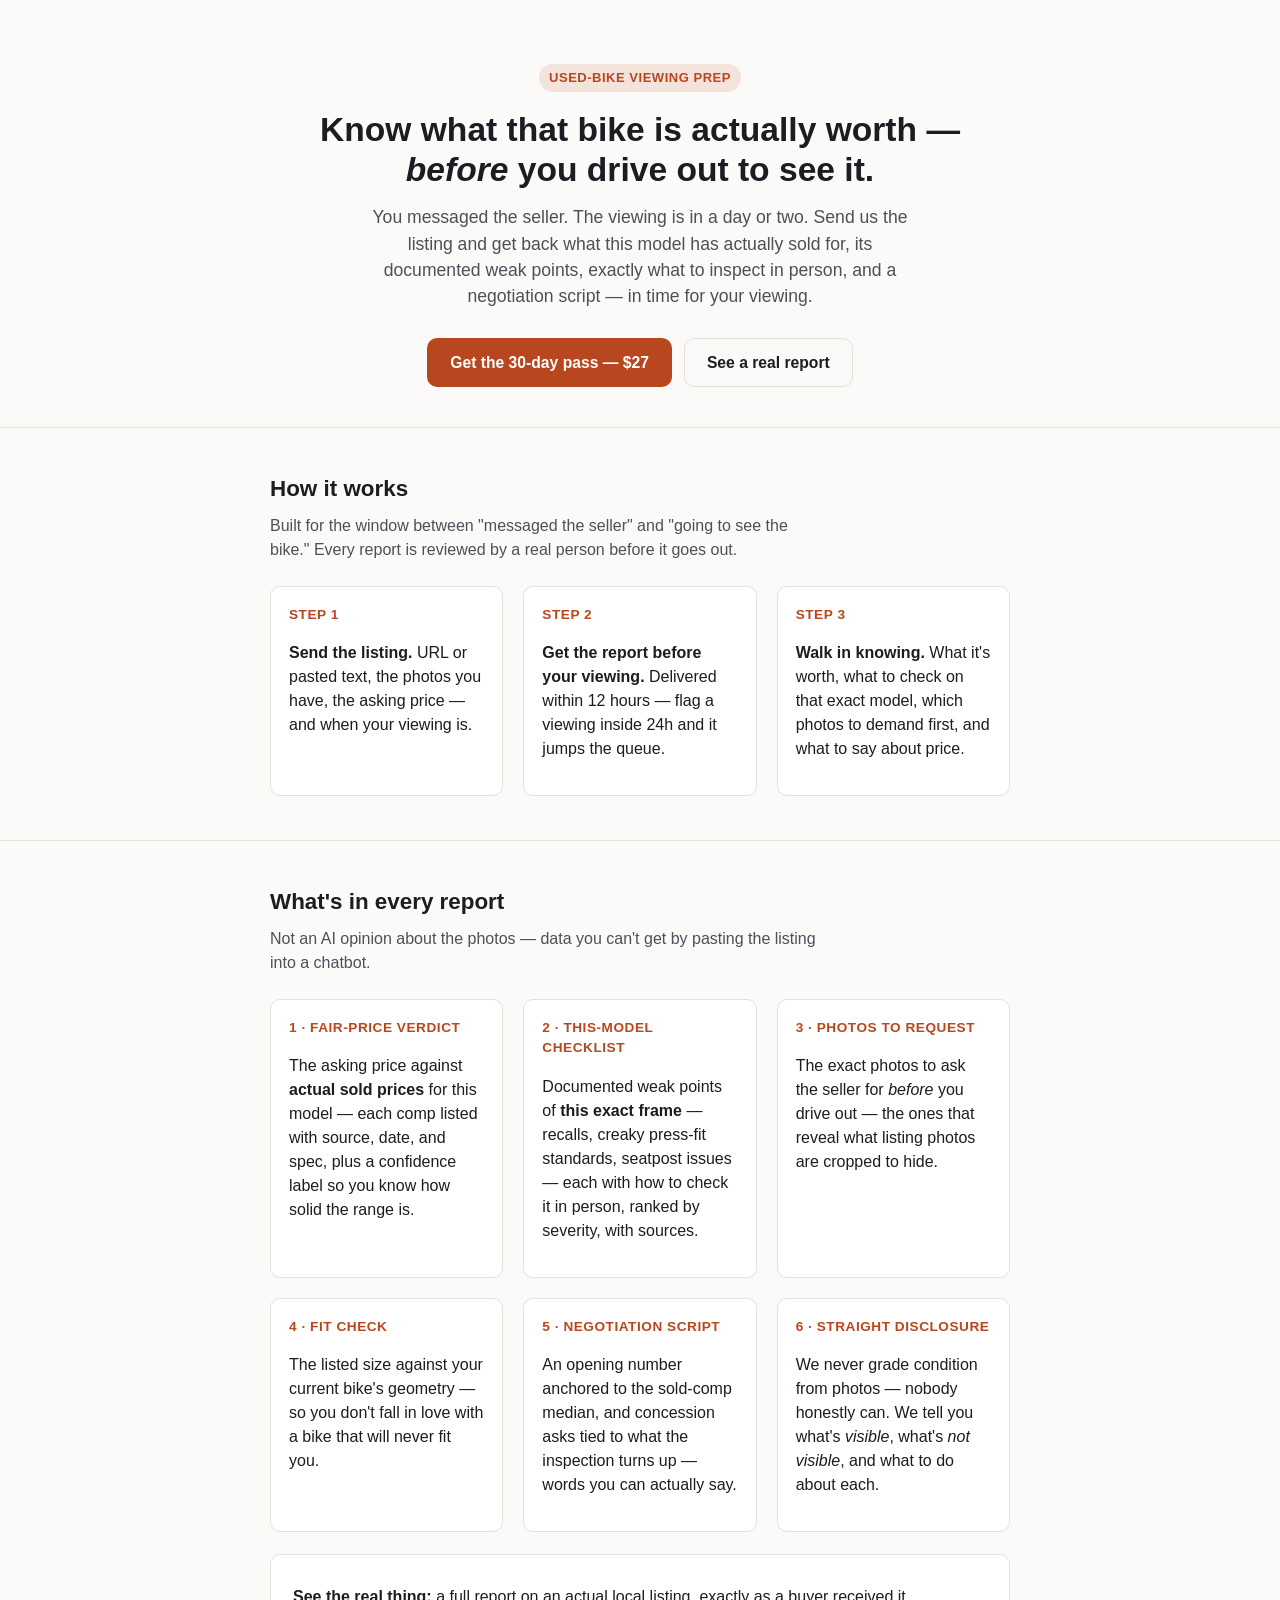
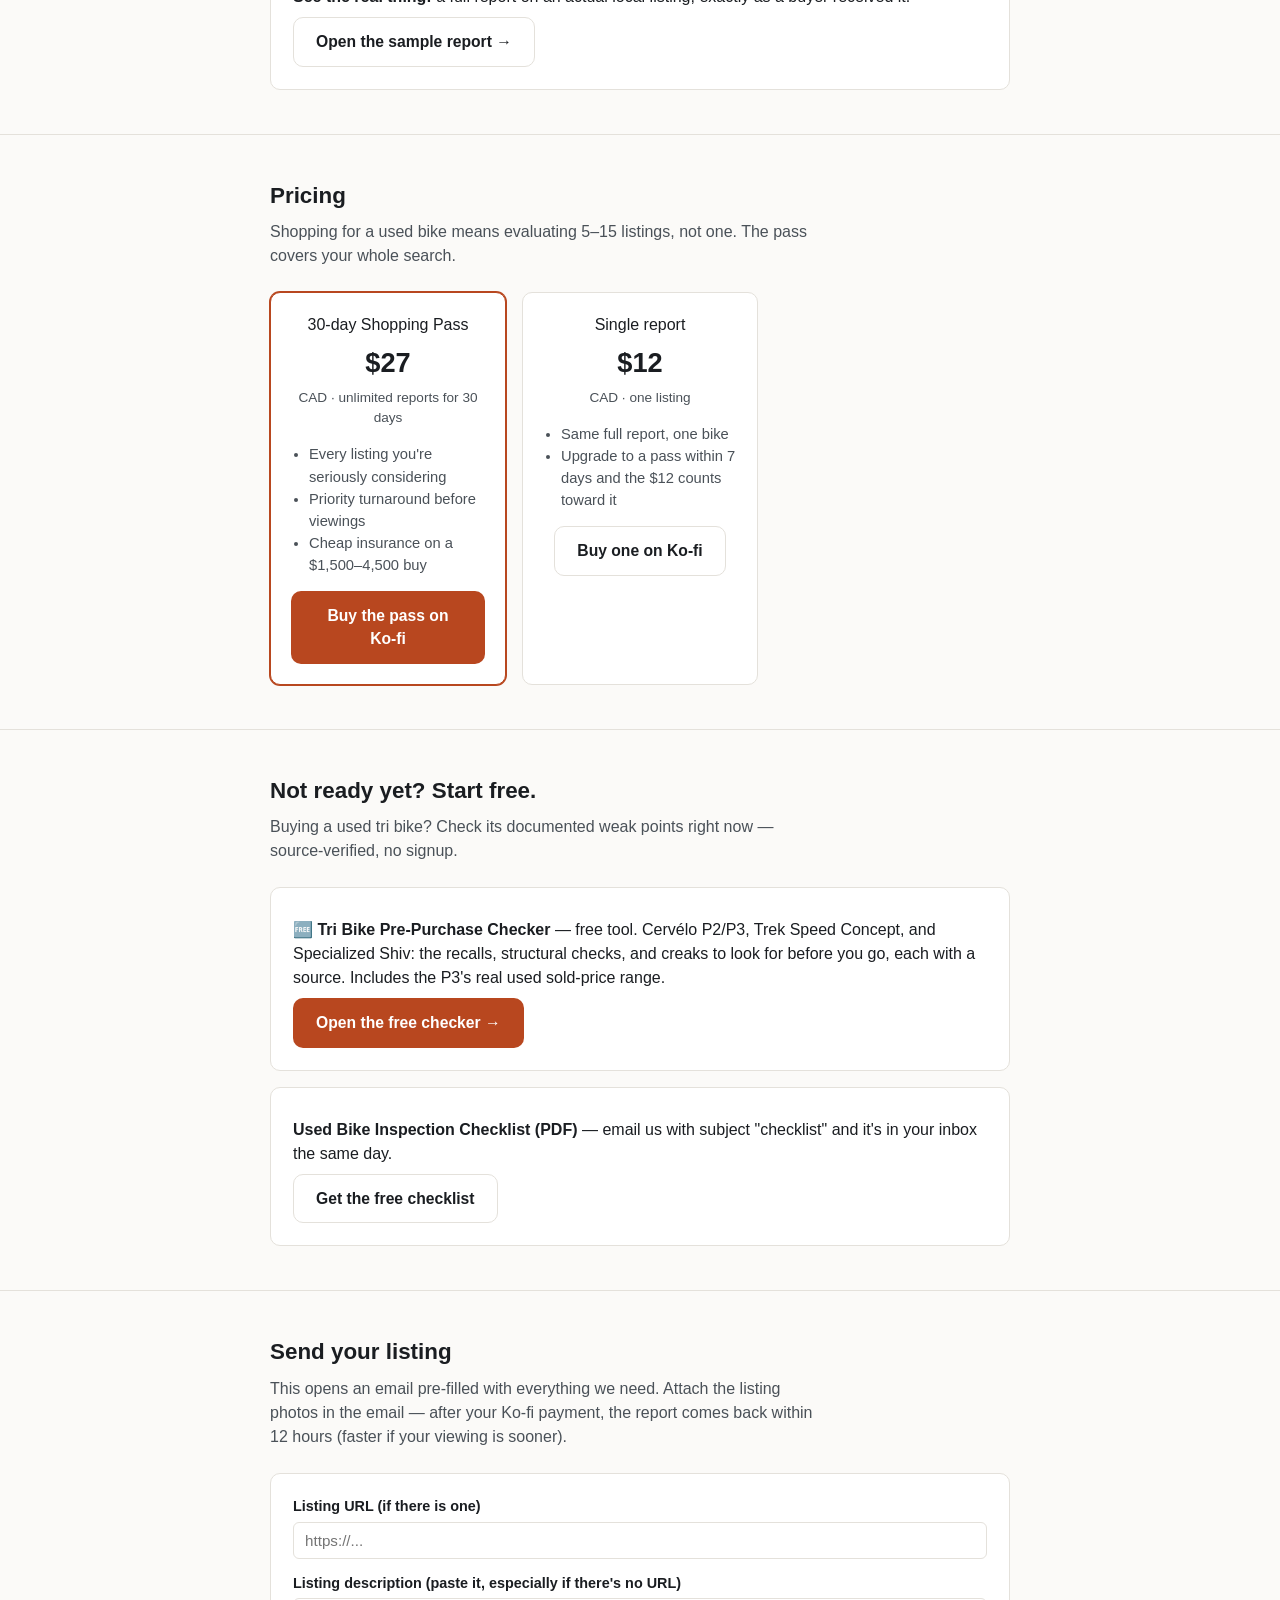
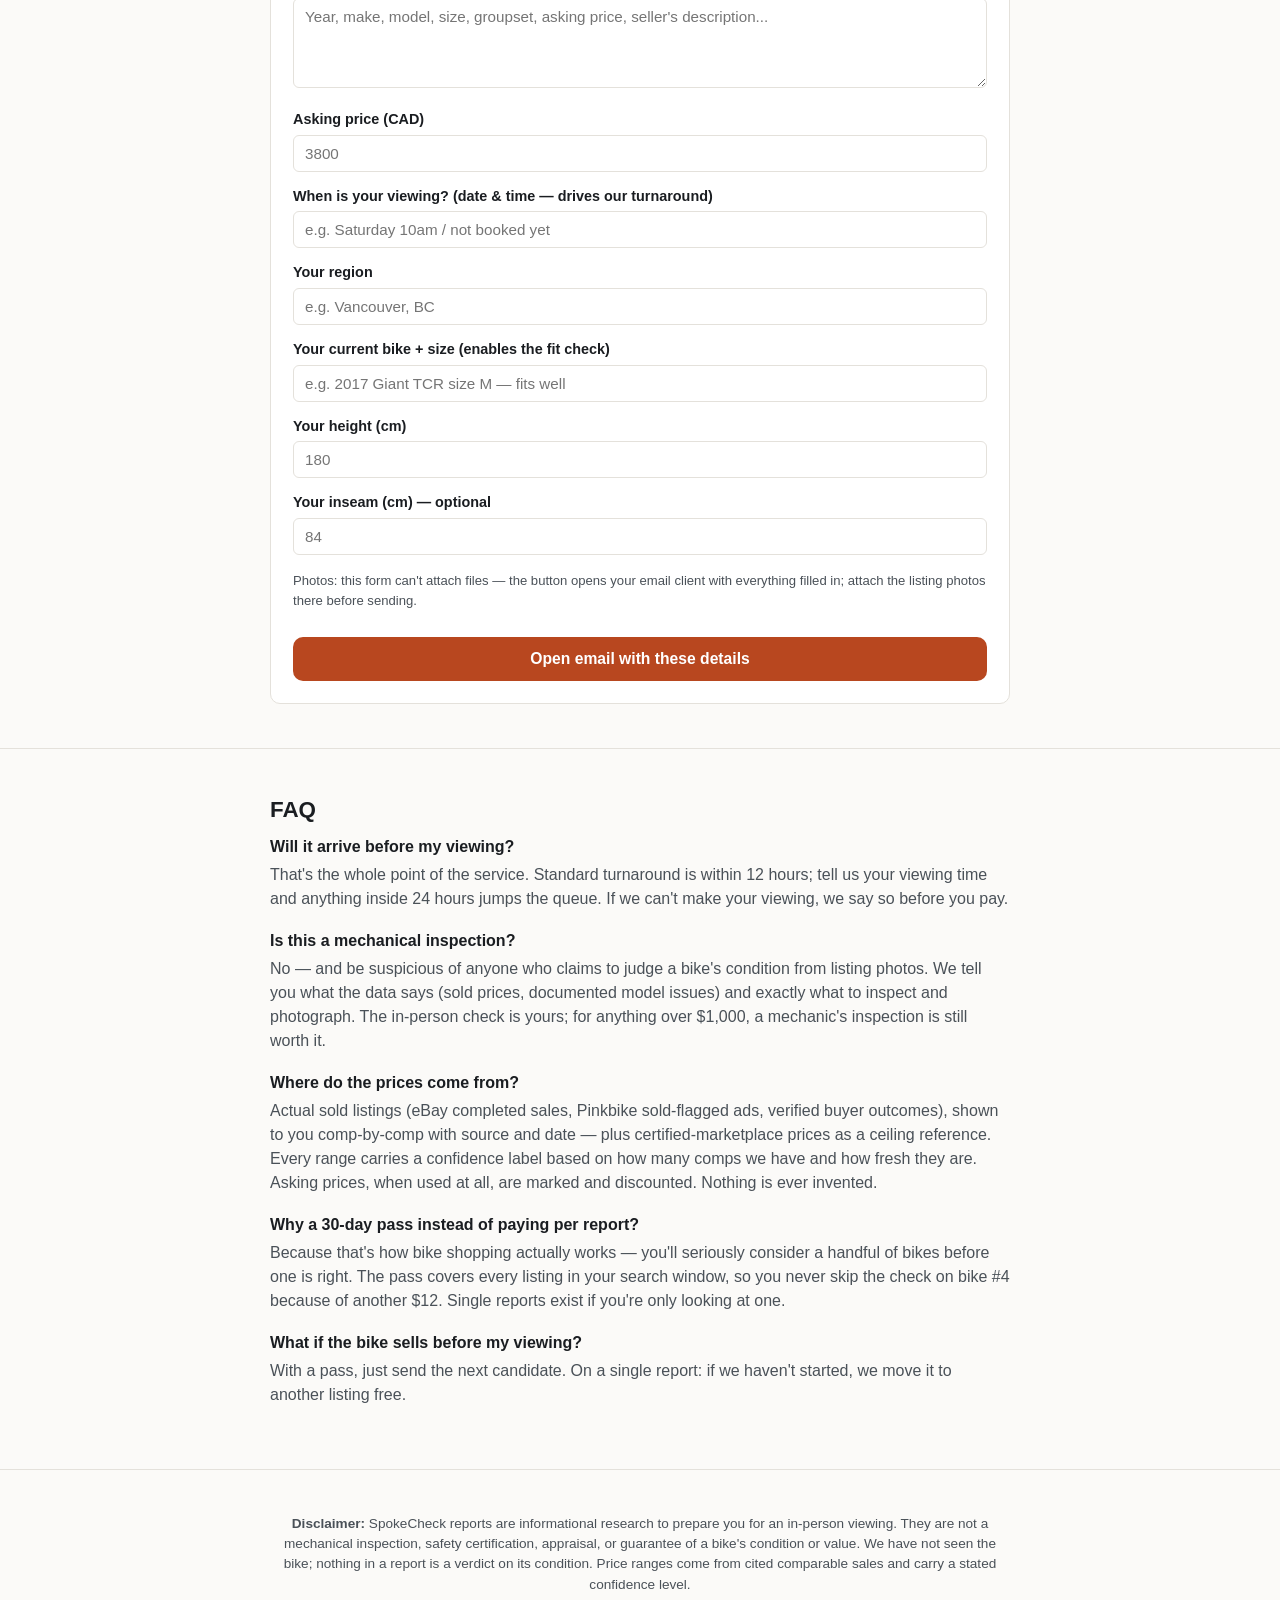
<file: index.html>
<!DOCTYPE html>
<html lang="en">
<head>
<meta charset="UTF-8">
<meta name="viewport" content="width=device-width, initial-scale=1.0">
<title>SpokeCheck — Know what that bike is actually worth, before you drive out to see it</title>
<meta name="description" content="Going to see a used bike in the next few days? Get sold-price comps, that model's known weak points, exactly what to inspect, and a negotiation script — before your viewing.">
<link rel="stylesheet" href="styles.css">
</head>
<body>

<header class="hero">
  <div class="wrap">
    <span class="tag">Used-bike viewing prep</span>
    <h1>Know what that bike is actually worth —<br><em>before</em> you drive out to see it.</h1>
    <p class="sub">You messaged the seller. The viewing is in a day or two. Send us the listing and get back what this model has actually sold for, its documented weak points, exactly what to inspect in person, and a negotiation script — in time for your viewing.</p>
    <div class="cta-row">
      <a class="btn btn-primary" href="#pricing">Get the 30-day pass — $27</a>
      <a class="btn btn-secondary" href="sample-report.html">See a real report</a>
    </div>
  </div>
</header>

<section>
  <div class="wrap">
    <h2>How it works</h2>
    <p class="section-note">Built for the window between "messaged the seller" and "going to see the bike." Every report is reviewed by a real person before it goes out.</p>
    <div class="steps">
      <div class="step">
        <div class="num">STEP 1</div>
        <p><strong>Send the listing.</strong> URL or pasted text, the photos you have, the asking price — and when your viewing is.</p>
      </div>
      <div class="step">
        <div class="num">STEP 2</div>
        <p><strong>Get the report before your viewing.</strong> Delivered within 12 hours — flag a viewing inside 24h and it jumps the queue.</p>
      </div>
      <div class="step">
        <div class="num">STEP 3</div>
        <p><strong>Walk in knowing.</strong> What it's worth, what to check on that exact model, which photos to demand first, and what to say about price.</p>
      </div>
    </div>
  </div>
</section>

<section>
  <div class="wrap">
    <h2>What's in every report</h2>
    <p class="section-note">Not an AI opinion about the photos — data you can't get by pasting the listing into a chatbot.</p>
    <div class="steps">
      <div class="step">
        <div class="num">1 · FAIR-PRICE VERDICT</div>
        <p>The asking price against <strong>actual sold prices</strong> for this model — each comp listed with source, date, and spec, plus a confidence label so you know how solid the range is.</p>
      </div>
      <div class="step">
        <div class="num">2 · THIS-MODEL CHECKLIST</div>
        <p>Documented weak points of <strong>this exact frame</strong> — recalls, creaky press-fit standards, seatpost issues — each with how to check it in person, ranked by severity, with sources.</p>
      </div>
      <div class="step">
        <div class="num">3 · PHOTOS TO REQUEST</div>
        <p>The exact photos to ask the seller for <em>before</em> you drive out — the ones that reveal what listing photos are cropped to hide.</p>
      </div>
      <div class="step">
        <div class="num">4 · FIT CHECK</div>
        <p>The listed size against your current bike's geometry — so you don't fall in love with a bike that will never fit you.</p>
      </div>
      <div class="step">
        <div class="num">5 · NEGOTIATION SCRIPT</div>
        <p>An opening number anchored to the sold-comp median, and concession asks tied to what the inspection turns up — words you can actually say.</p>
      </div>
      <div class="step">
        <div class="num">6 · STRAIGHT DISCLOSURE</div>
        <p>We never grade condition from photos — nobody honestly can. We tell you what's <em>visible</em>, what's <em>not visible</em>, and what to do about each.</p>
      </div>
    </div>
    <div class="sample-card" style="margin-top:22px;">
      <p><strong>See the real thing:</strong> a full report on an actual local listing, exactly as a buyer received it.</p>
      <a class="btn btn-secondary" href="sample-report.html">Open the sample report &rarr;</a>
    </div>
  </div>
</section>

<section id="pricing">
  <div class="wrap">
    <h2>Pricing</h2>
    <p class="section-note">Shopping for a used bike means evaluating 5–15 listings, not one. The pass covers your whole search.</p>
    <div class="pricing-grid">
      <div class="price-card featured">
        <div>30-day Shopping Pass</div>
        <div class="amount">$27</div>
        <div class="unit">CAD · unlimited reports for 30 days</div>
        <ul>
          <li>Every listing you're seriously considering</li>
          <li>Priority turnaround before viewings</li>
          <li>Cheap insurance on a $1,500–4,500 buy</li>
        </ul>
        <a class="btn btn-primary" href="https://ko-fi.com/s/8a9377b970" target="_blank" rel="noopener">Buy the pass on Ko-fi</a>
      </div>
      <div class="price-card">
        <div>Single report</div>
        <div class="amount">$12</div>
        <div class="unit">CAD · one listing</div>
        <ul>
          <li>Same full report, one bike</li>
          <li>Upgrade to a pass within 7 days and the $12 counts toward it</li>
        </ul>
        <a class="btn btn-secondary" href="https://ko-fi.com/s/196aae5932" target="_blank" rel="noopener">Buy one on Ko-fi</a>
      </div>
    </div>
  </div>
</section>

<section id="checklist">
  <div class="wrap">
    <h2>Not ready yet? Start free.</h2>
    <p class="section-note">Buying a used tri bike? Check its documented weak points right now — source-verified, no signup.</p>
    <div class="sample-card" style="margin-bottom:16px;">
      <p><strong>🆓 Tri Bike Pre-Purchase Checker</strong> — free tool. Cervélo P2/P3, Trek Speed Concept, and Specialized Shiv: the recalls, structural checks, and creaks to look for before you go, each with a source. Includes the P3's real used sold-price range.</p>
      <a class="btn btn-primary" href="known-issues-checker.html">Open the free checker &rarr;</a>
    </div>
    <div class="sample-card">
      <p><strong>Used Bike Inspection Checklist (PDF)</strong> — email us with subject "checklist" and it's in your inbox the same day.</p>
      <a class="btn btn-secondary" href="mailto:micsawyer8@gmail.com?subject=checklist&body=Please%20send%20me%20the%20free%20inspection%20checklist.">Get the free checklist</a>
    </div>
  </div>
</section>

<section id="intake">
  <div class="wrap">
    <h2>Send your listing</h2>
    <p class="section-note">This opens an email pre-filled with everything we need. Attach the listing photos in the email — after your Ko-fi payment, the report comes back within 12 hours (faster if your viewing is sooner).</p>
    <form class="intake" id="intake-form">
      <div>
        <label for="listing-url">Listing URL (if there is one)</label>
        <input type="url" id="listing-url" name="listing-url" placeholder="https://...">
      </div>
      <div>
        <label for="listing-text">Listing description (paste it, especially if there's no URL)</label>
        <textarea id="listing-text" name="listing-text" placeholder="Year, make, model, size, groupset, asking price, seller's description..."></textarea>
      </div>
      <div>
        <label for="asking">Asking price (CAD)</label>
        <input type="number" id="asking" name="asking" placeholder="3800">
      </div>
      <div>
        <label for="viewing">When is your viewing? (date &amp; time — drives our turnaround)</label>
        <input type="text" id="viewing" name="viewing" placeholder="e.g. Saturday 10am / not booked yet">
      </div>
      <div>
        <label for="region">Your region</label>
        <input type="text" id="region" name="region" placeholder="e.g. Vancouver, BC">
      </div>
      <div>
        <label for="current-bike">Your current bike + size (enables the fit check)</label>
        <input type="text" id="current-bike" name="current-bike" placeholder="e.g. 2017 Giant TCR size M — fits well">
      </div>
      <div>
        <label for="height">Your height (cm)</label>
        <input type="number" id="height" name="height" placeholder="180">
      </div>
      <div>
        <label for="inseam">Your inseam (cm) — optional</label>
        <input type="number" id="inseam" name="inseam" placeholder="84">
      </div>
      <p class="hint">Photos: this form can't attach files — the button opens your email client with everything filled in; attach the listing photos there before sending.</p>
      <button type="button" class="btn btn-primary" id="send-email-btn">Open email with these details</button>
    </form>
  </div>
</section>

<section>
  <div class="wrap">
    <h2>FAQ</h2>
    <div class="faq-item">
      <h3>Will it arrive before my viewing?</h3>
      <p>That's the whole point of the service. Standard turnaround is within 12 hours; tell us your viewing time and anything inside 24 hours jumps the queue. If we can't make your viewing, we say so before you pay.</p>
    </div>
    <div class="faq-item">
      <h3>Is this a mechanical inspection?</h3>
      <p>No — and be suspicious of anyone who claims to judge a bike's condition from listing photos. We tell you what the data says (sold prices, documented model issues) and exactly what to inspect and photograph. The in-person check is yours; for anything over $1,000, a mechanic's inspection is still worth it.</p>
    </div>
    <div class="faq-item">
      <h3>Where do the prices come from?</h3>
      <p>Actual sold listings (eBay completed sales, Pinkbike sold-flagged ads, verified buyer outcomes), shown to you comp-by-comp with source and date — plus certified-marketplace prices as a ceiling reference. Every range carries a confidence label based on how many comps we have and how fresh they are. Asking prices, when used at all, are marked and discounted. Nothing is ever invented.</p>
    </div>
    <div class="faq-item">
      <h3>Why a 30-day pass instead of paying per report?</h3>
      <p>Because that's how bike shopping actually works — you'll seriously consider a handful of bikes before one is right. The pass covers every listing in your search window, so you never skip the check on bike #4 because of another $12. Single reports exist if you're only looking at one.</p>
    </div>
    <div class="faq-item">
      <h3>What if the bike sells before my viewing?</h3>
      <p>With a pass, just send the next candidate. On a single report: if we haven't started, we move it to another listing free.</p>
    </div>
  </div>
</section>

<footer>
  <div class="wrap">
    <p><strong>Disclaimer:</strong> SpokeCheck reports are informational research to prepare you for an in-person viewing. They are not a mechanical inspection, safety certification, appraisal, or guarantee of a bike's condition or value. We have not seen the bike; nothing in a report is a verdict on its condition. Price ranges come from cited comparable sales and carry a stated confidence level.</p>
  </div>
</footer>

<script>
document.getElementById('send-email-btn').addEventListener('click', function () {
  var v = function (id) { return document.getElementById(id).value.trim(); };
  var bodyLines = [
    'Listing URL: ' + (v('listing-url') || '(none — see description below)'),
    '',
    'Listing description:',
    v('listing-text') || '(paste here)',
    '',
    'Asking price (CAD): ' + (v('asking') || '(fill in)'),
    'Viewing date/time: ' + (v('viewing') || '(not booked yet)'),
    'Region: ' + (v('region') || '(fill in)'),
    'Current bike + size: ' + (v('current-bike') || '(optional — enables fit check)'),
    'Height (cm): ' + (v('height') || '(optional)'),
    'Inseam (cm): ' + (v('inseam') || '(optional)'),
    '',
    'Photos: (attach in this email before sending)',
    'Payment: (attach Ko-fi confirmation — pass or single)'
  ];
  var subject = encodeURIComponent('SpokeCheck report request');
  var body = encodeURIComponent(bodyLines.join('\n'));
  window.location.href = 'mailto:micsawyer8@gmail.com?subject=' + subject + '&body=' + body;
});
</script>

</body>
</html>
</file>
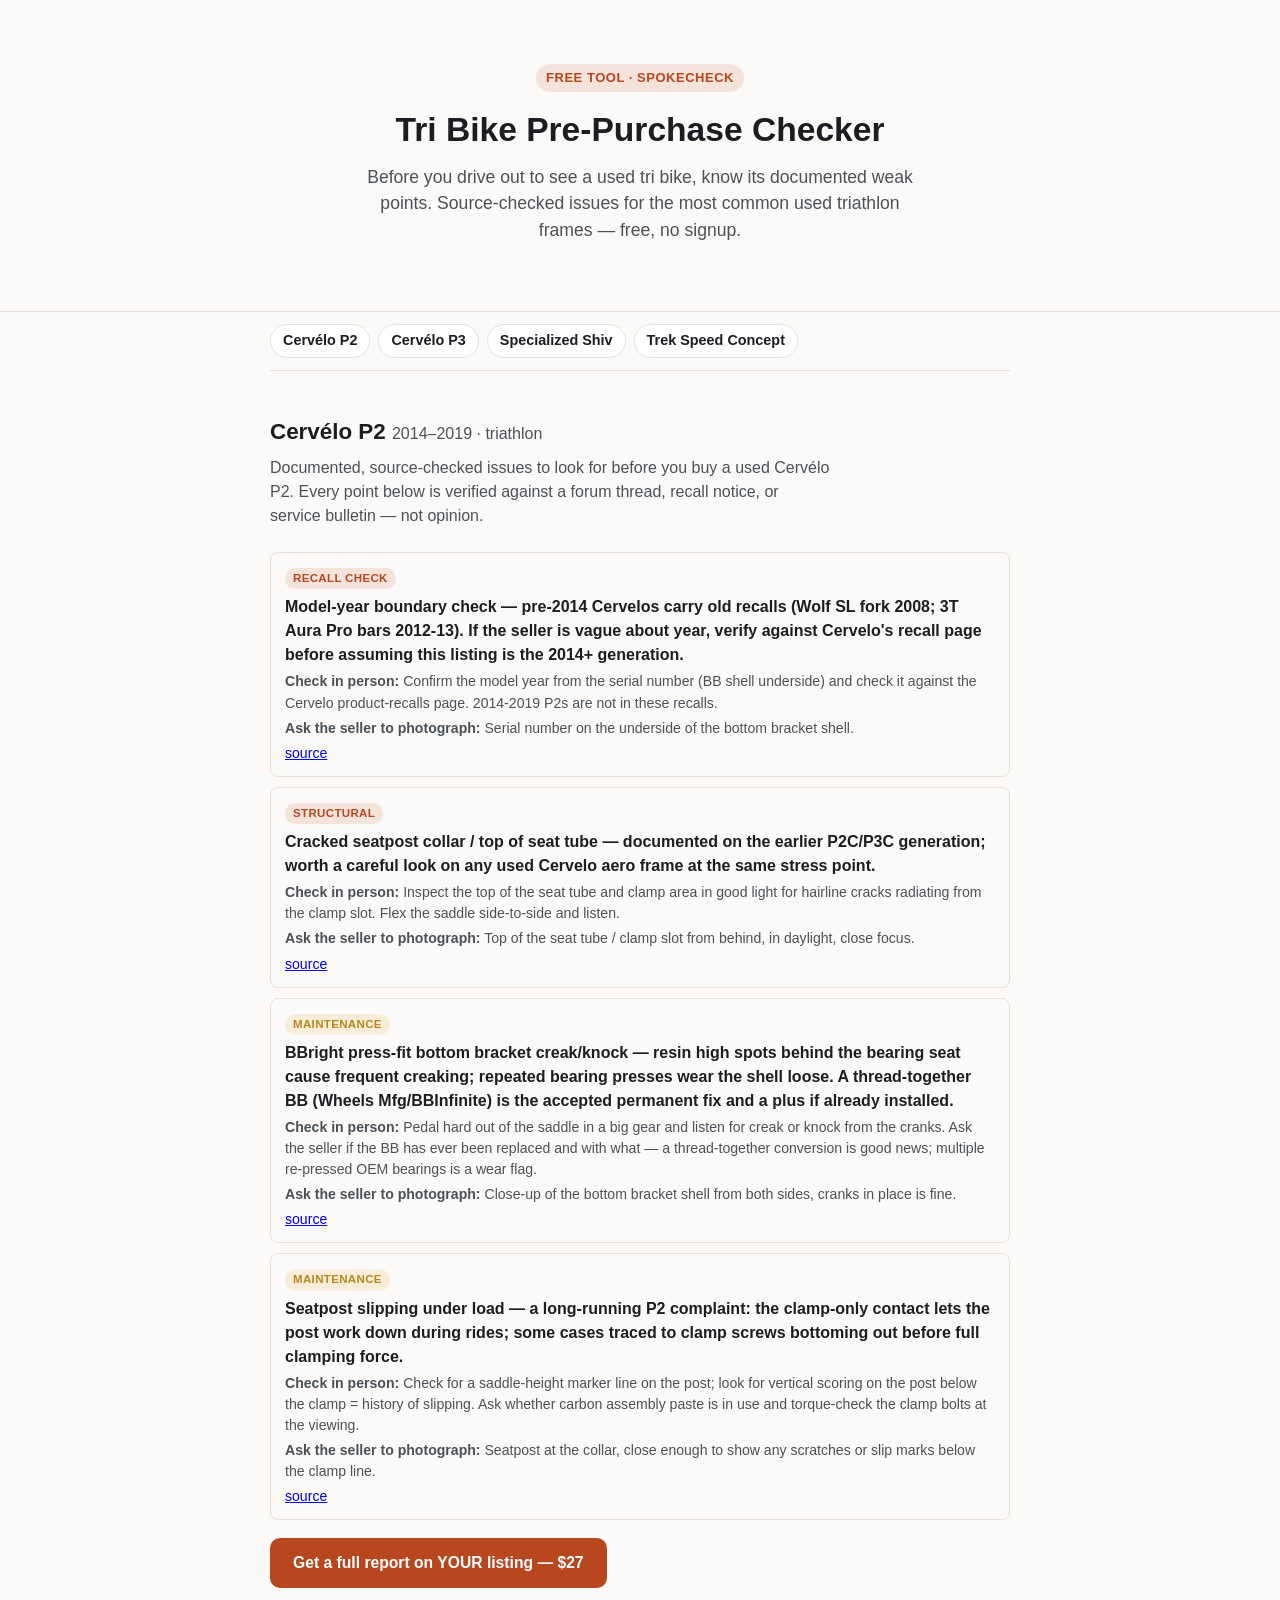
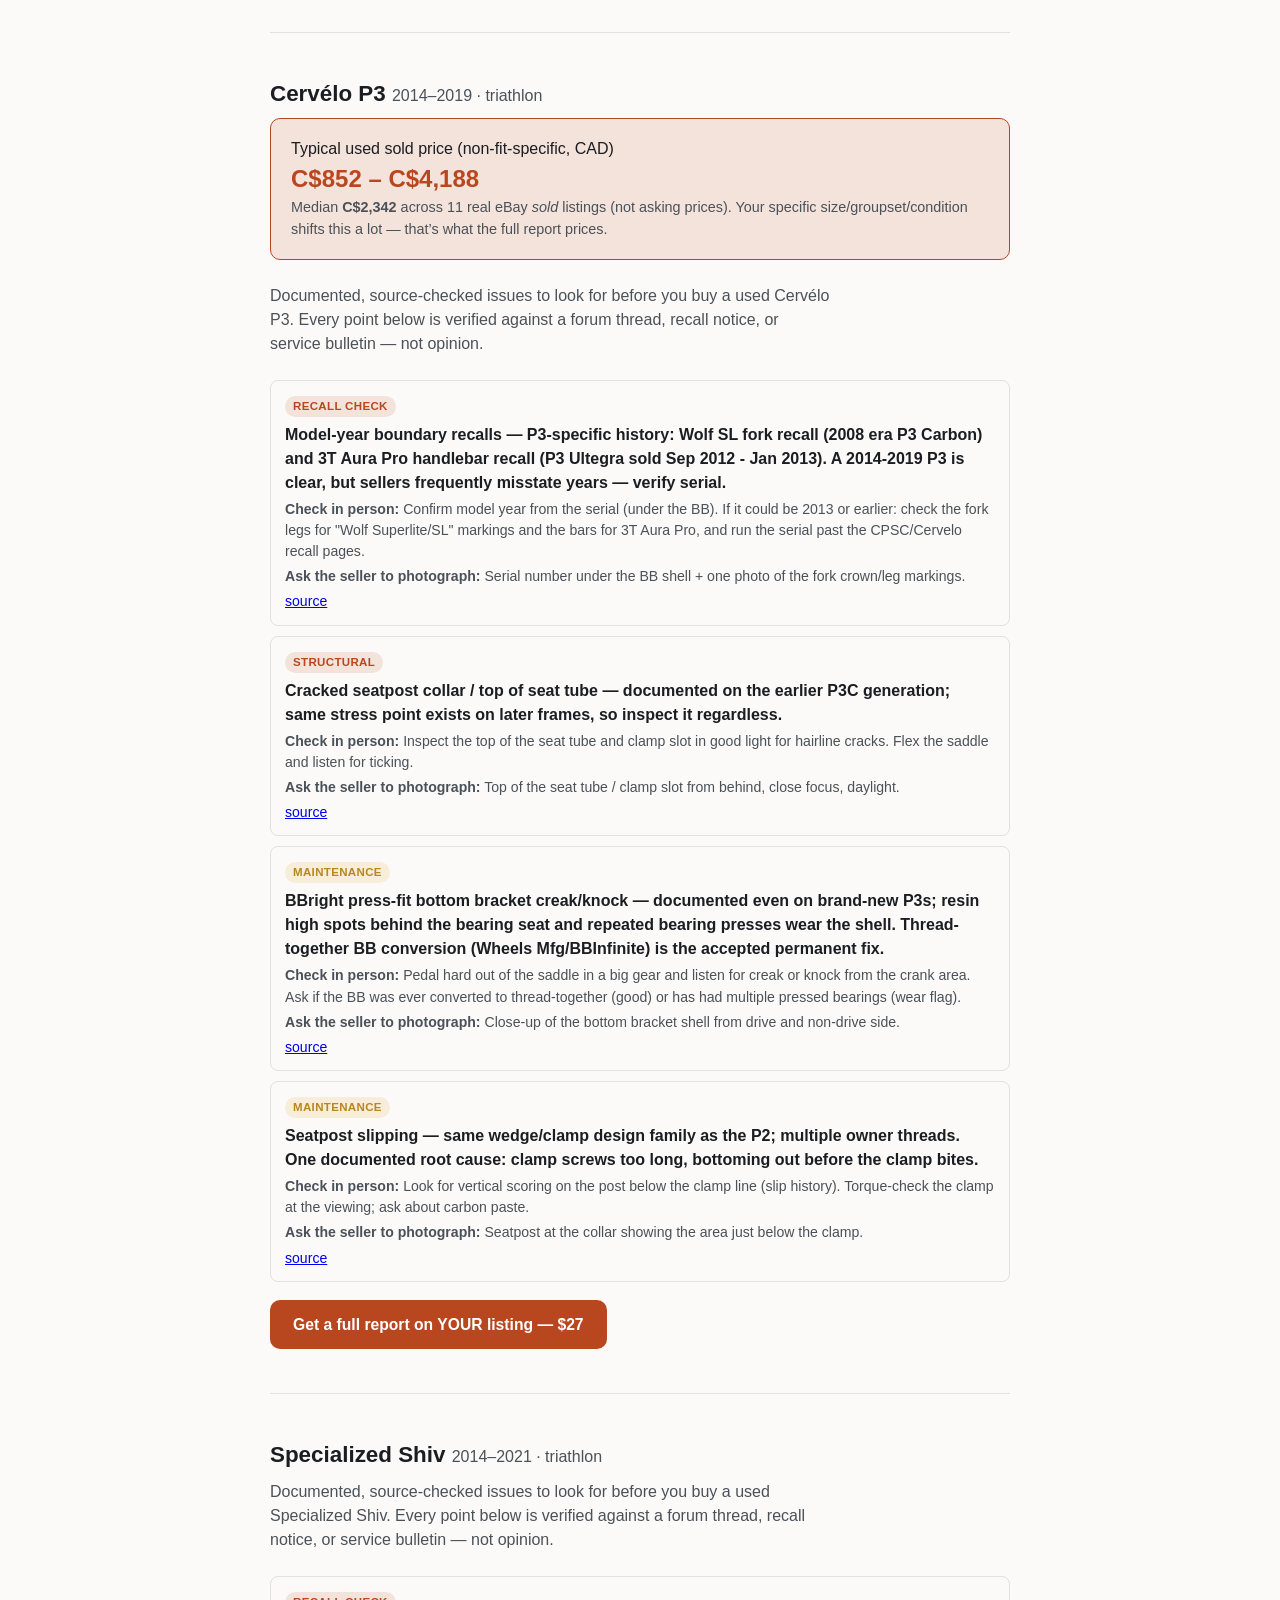
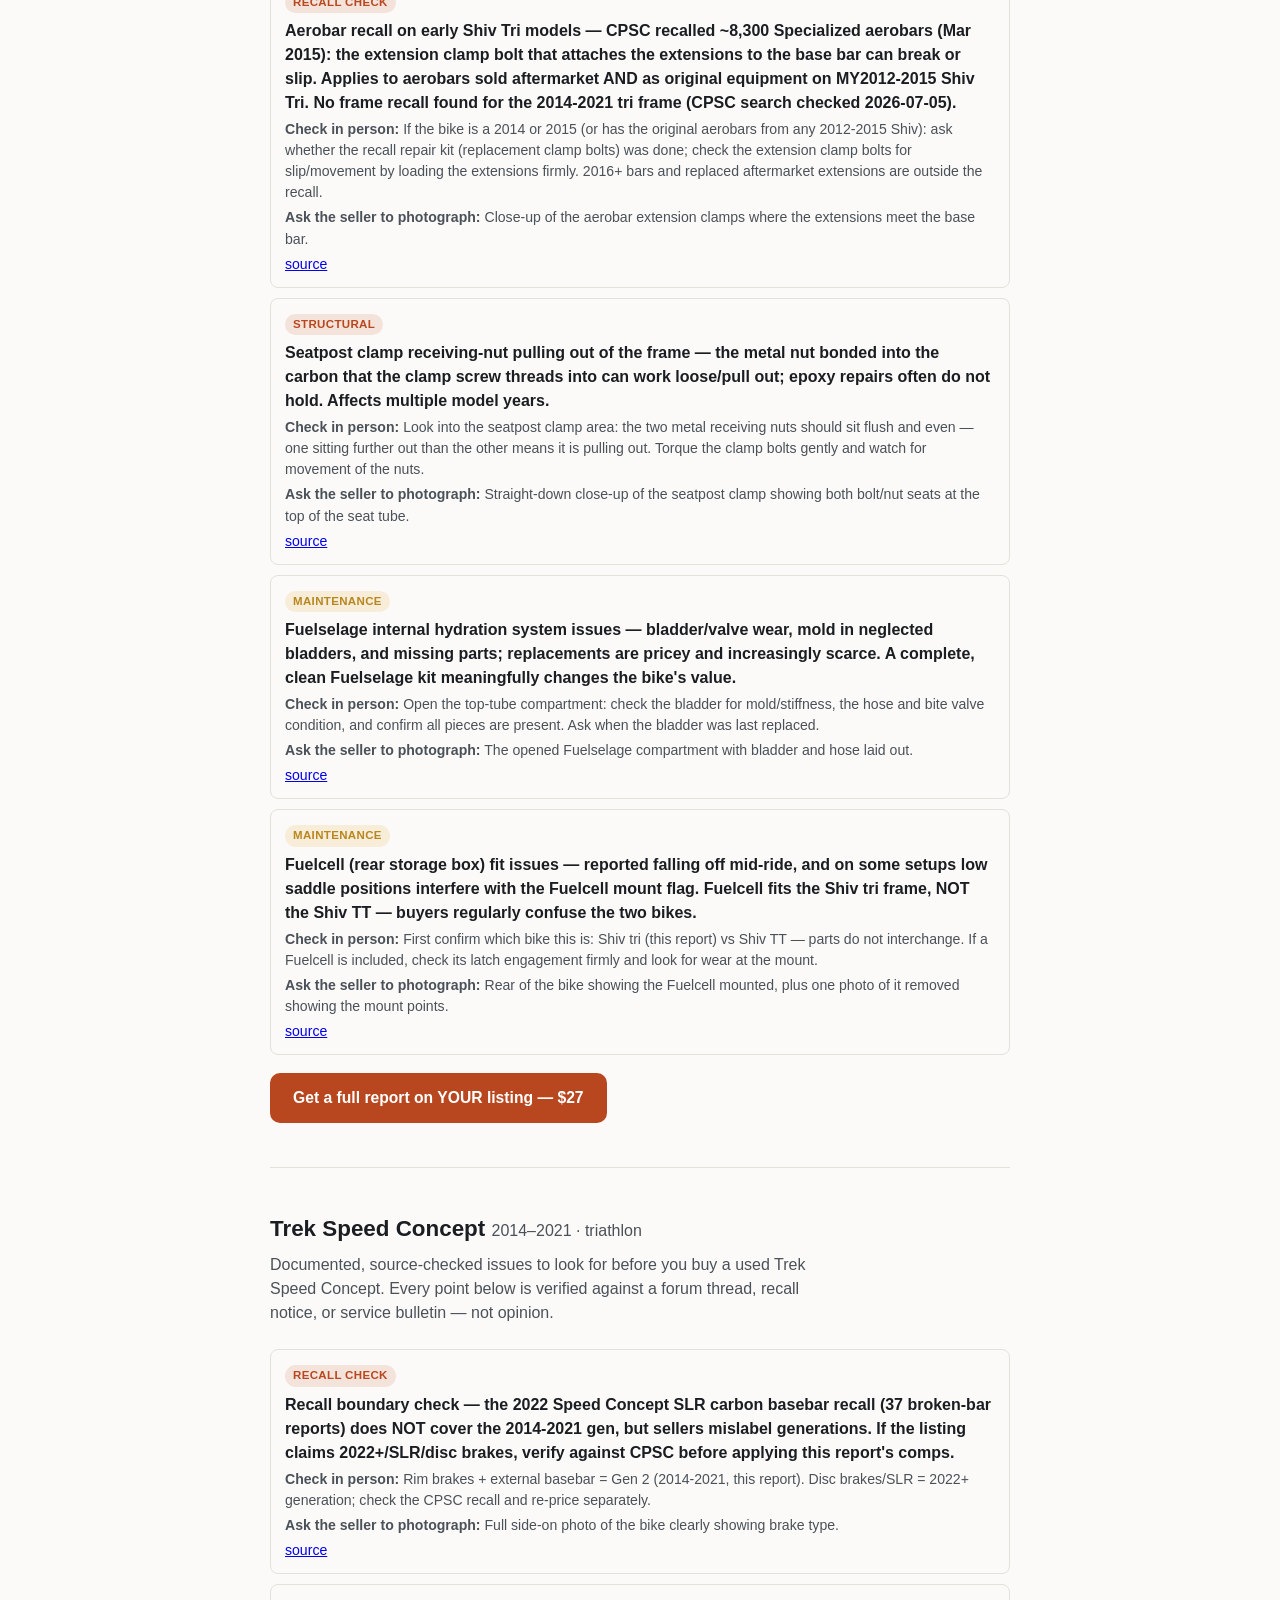
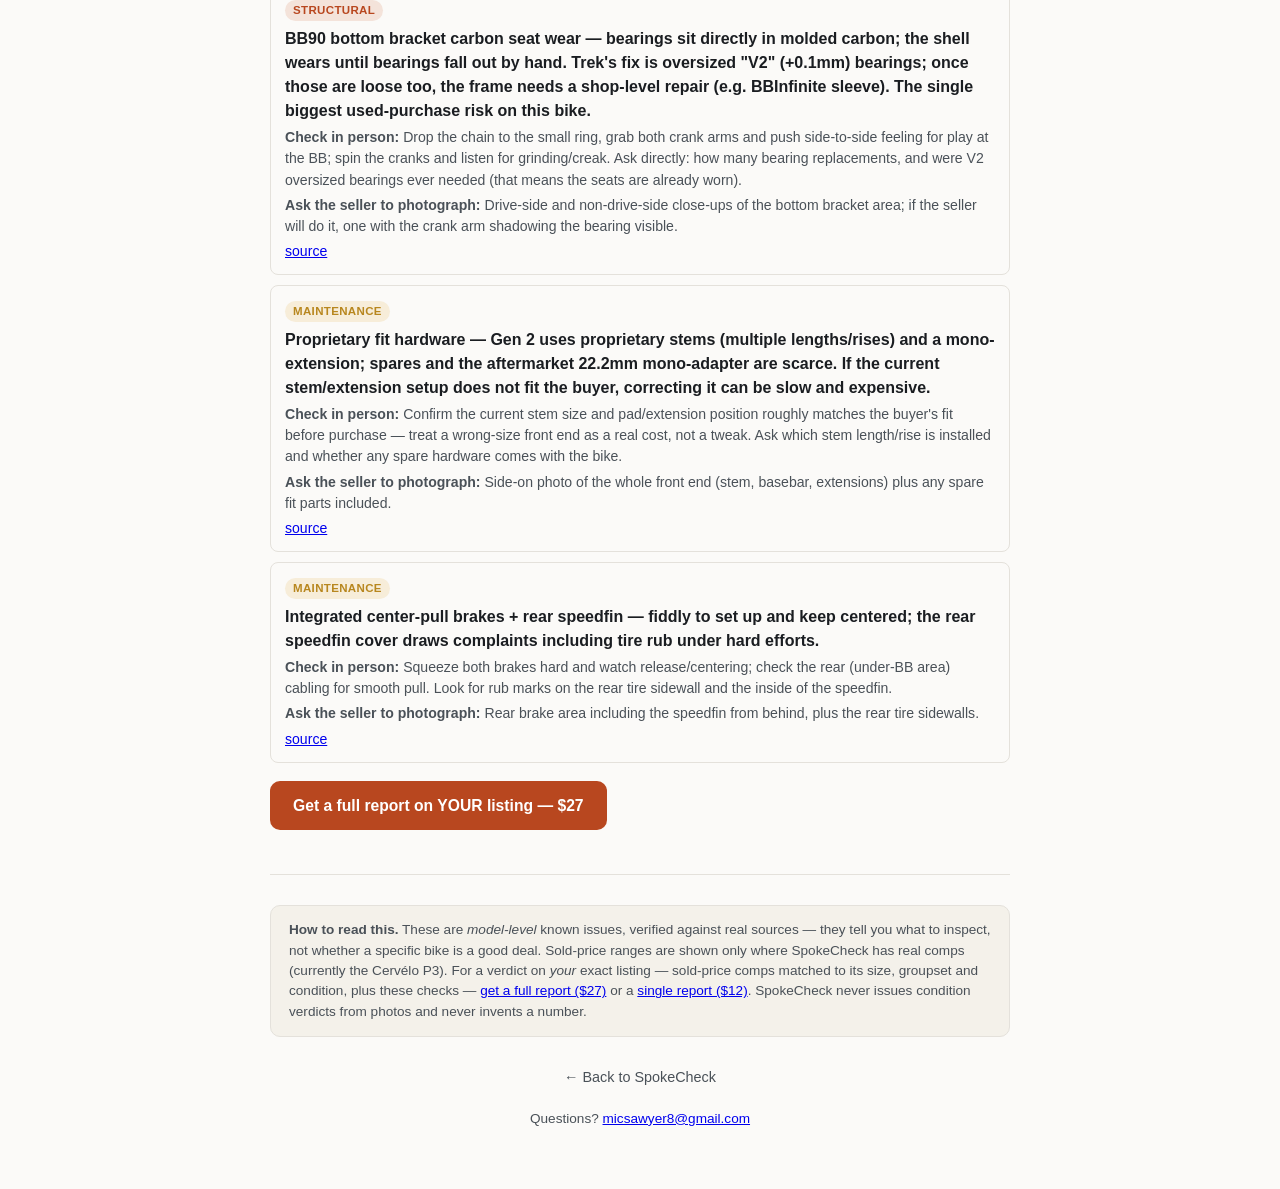
<file: known-issues-checker.html>
<!DOCTYPE html>
<html lang="en">
<head>
<meta charset="utf-8">
<meta name="viewport" content="width=device-width, initial-scale=1">
<title>Tri Bike Pre-Purchase Checker — known issues before you buy | SpokeCheck</title>
<meta name="description" content="Free, source-checked known-issues checklist for used Cervelo P2/P3, Trek Speed Concept, and Specialized Shiv triathlon bikes — what to inspect before you buy, from SpokeCheck.">
<link rel="stylesheet" href="styles.css">
<style>
  .model-nav { position: sticky; top: 0; background: var(--paper); padding: 12px 0;
    border-bottom: 1px solid var(--line); display: flex; gap: 8px; flex-wrap: wrap; z-index: 5; }
  .model-chip { font-size: .9rem; font-weight: 600; text-decoration: none; color: var(--ink);
    border: 1px solid var(--line); border-radius: 999px; padding: 5px 12px; background: var(--card); }
  .model-chip:hover { border-color: var(--accent); color: var(--accent); }
</style>
</head>
<body>
<header class="hero">
  <div class="wrap">
    <span class="tag">Free tool · SpokeCheck</span>
    <h1>Tri Bike Pre-Purchase Checker</h1>
    <p class="sub">Before you drive out to see a used tri bike, know its documented weak points.
      Source-checked issues for the most common used triathlon frames — free, no signup.</p>
  </div>
</header>
<main class="wrap">
  <div class="model-nav"><a class="model-chip" href="#cervelo-p2">Cervélo P2</a><a class="model-chip" href="#cervelo-p3">Cervélo P3</a><a class="model-chip" href="#specialized-shiv">Specialized Shiv</a><a class="model-chip" href="#trek-speed-concept">Trek Speed Concept</a></div>
  <section id="cervelo-p2"><h2>Cervélo P2 <span style="font-weight:400;color:var(--ink-soft);font-size:1rem">2014–2019 · triathlon</span></h2><p class="section-note">Documented, source-checked issues to look for before you buy a used Cervélo P2. Every point below is verified against a forum thread, recall notice, or service bulletin — not opinion.</p><div class="flag"><span class="badge badge-bad">Recall check</span> <div class="claim" style="margin-top:6px">Model-year boundary check — pre-2014 Cervelos carry old recalls (Wolf SL fork 2008; 3T Aura Pro bars 2012-13). If the seller is vague about year, verify against Cervelo&#x27;s recall page before assuming this listing is the 2014+ generation.</div><div class="evidence"><strong>Check in person:</strong> Confirm the model year from the serial number (BB shell underside) and check it against the Cervelo product-recalls page. 2014-2019 P2s are not in these recalls.</div><div class="evidence"><strong>Ask the seller to photograph:</strong> Serial number on the underside of the bottom bracket shell.</div><div class="evidence"><a href="https://www.cervelo.com/en-US/product-recalls" target="_blank" rel="noopener">source</a></div></div><div class="flag"><span class="badge badge-bad">Structural</span> <div class="claim" style="margin-top:6px">Cracked seatpost collar / top of seat tube — documented on the earlier P2C/P3C generation; worth a careful look on any used Cervelo aero frame at the same stress point.</div><div class="evidence"><strong>Check in person:</strong> Inspect the top of the seat tube and clamp area in good light for hairline cracks radiating from the clamp slot. Flex the saddle side-to-side and listen.</div><div class="evidence"><strong>Ask the seller to photograph:</strong> Top of the seat tube / clamp slot from behind, in daylight, close focus.</div><div class="evidence"><a href="https://forum.slowtwitch.com/forum/Slowtwitch_Forums_C1/Triathlon_Forum_F1/Cracked_seatpost_collar_on_cervelo_carbon_bikes_(p2c_&amp;_p3c)..whos_seen_one_P1632138/" target="_blank" rel="noopener">source</a></div></div><div class="flag"><span class="badge badge-warn">Maintenance</span> <div class="claim" style="margin-top:6px">BBright press-fit bottom bracket creak/knock — resin high spots behind the bearing seat cause frequent creaking; repeated bearing presses wear the shell loose. A thread-together BB (Wheels Mfg/BBInfinite) is the accepted permanent fix and a plus if already installed.</div><div class="evidence"><strong>Check in person:</strong> Pedal hard out of the saddle in a big gear and listen for creak or knock from the cranks. Ask the seller if the BB has ever been replaced and with what — a thread-together conversion is good news; multiple re-pressed OEM bearings is a wear flag.</div><div class="evidence"><strong>Ask the seller to photograph:</strong> Close-up of the bottom bracket shell from both sides, cranks in place is fine.</div><div class="evidence"><a href="https://www.bbinfinite.com/blogs/news/bbinfinite-fixes-cervelo-bbright-bottom-bracket-creaking-for-good" target="_blank" rel="noopener">source</a></div></div><div class="flag"><span class="badge badge-warn">Maintenance</span> <div class="claim" style="margin-top:6px">Seatpost slipping under load — a long-running P2 complaint: the clamp-only contact lets the post work down during rides; some cases traced to clamp screws bottoming out before full clamping force.</div><div class="evidence"><strong>Check in person:</strong> Check for a saddle-height marker line on the post; look for vertical scoring on the post below the clamp = history of slipping. Ask whether carbon assembly paste is in use and torque-check the clamp bolts at the viewing.</div><div class="evidence"><strong>Ask the seller to photograph:</strong> Seatpost at the collar, close enough to show any scratches or slip marks below the clamp line.</div><div class="evidence"><a href="https://forum.slowtwitch.com/forum/Slowtwitch_Forums_C1/Triathlon_Forum_F1/Cervelo_P2_seatpost_slipping_-_what_else_can_I_try_P4441640" target="_blank" rel="noopener">source</a></div></div><div class="cta-row" style="justify-content:flex-start;margin-top:18px"><a class="btn btn-primary" href="https://ko-fi.com/s/8a9377b970" target="_blank" rel="noopener">Get a full report on YOUR listing — $27</a></div></section><section id="cervelo-p3"><h2>Cervélo P3 <span style="font-weight:400;color:var(--ink-soft);font-size:1rem">2014–2019 · triathlon</span></h2><div class="verdict-banner"><div>Typical used sold price (non-fit-specific, CAD)</div><div class="range">C$852 – C$4,188</div><div style="color:var(--ink-soft);font-size:.9rem">Median <strong>C$2,342</strong> across 11 real eBay <em>sold</em> listings (not asking prices). Your specific size/groupset/condition shifts this a lot — that’s what the full report prices.</div></div><p class="section-note">Documented, source-checked issues to look for before you buy a used Cervélo P3. Every point below is verified against a forum thread, recall notice, or service bulletin — not opinion.</p><div class="flag"><span class="badge badge-bad">Recall check</span> <div class="claim" style="margin-top:6px">Model-year boundary recalls — P3-specific history: Wolf SL fork recall (2008 era P3 Carbon) and 3T Aura Pro handlebar recall (P3 Ultegra sold Sep 2012 - Jan 2013). A 2014-2019 P3 is clear, but sellers frequently misstate years — verify serial.</div><div class="evidence"><strong>Check in person:</strong> Confirm model year from the serial (under the BB). If it could be 2013 or earlier: check the fork legs for &quot;Wolf Superlite/SL&quot; markings and the bars for 3T Aura Pro, and run the serial past the CPSC/Cervelo recall pages.</div><div class="evidence"><strong>Ask the seller to photograph:</strong> Serial number under the BB shell + one photo of the fork crown/leg markings.</div><div class="evidence"><a href="https://www.cpsc.gov/Recalls/2013/3T-Design-Recalls-Cervelo-Bicycles-with-Aura-Pro-Handlebars" target="_blank" rel="noopener">source</a></div></div><div class="flag"><span class="badge badge-bad">Structural</span> <div class="claim" style="margin-top:6px">Cracked seatpost collar / top of seat tube — documented on the earlier P3C generation; same stress point exists on later frames, so inspect it regardless.</div><div class="evidence"><strong>Check in person:</strong> Inspect the top of the seat tube and clamp slot in good light for hairline cracks. Flex the saddle and listen for ticking.</div><div class="evidence"><strong>Ask the seller to photograph:</strong> Top of the seat tube / clamp slot from behind, close focus, daylight.</div><div class="evidence"><a href="https://forum.slowtwitch.com/forum/Slowtwitch_Forums_C1/Triathlon_Forum_F1/Cracked_seatpost_collar_on_cervelo_carbon_bikes_(p2c_&amp;_p3c)..whos_seen_one_P1632138/" target="_blank" rel="noopener">source</a></div></div><div class="flag"><span class="badge badge-warn">Maintenance</span> <div class="claim" style="margin-top:6px">BBright press-fit bottom bracket creak/knock — documented even on brand-new P3s; resin high spots behind the bearing seat and repeated bearing presses wear the shell. Thread-together BB conversion (Wheels Mfg/BBInfinite) is the accepted permanent fix.</div><div class="evidence"><strong>Check in person:</strong> Pedal hard out of the saddle in a big gear and listen for creak or knock from the crank area. Ask if the BB was ever converted to thread-together (good) or has had multiple pressed bearings (wear flag).</div><div class="evidence"><strong>Ask the seller to photograph:</strong> Close-up of the bottom bracket shell from drive and non-drive side.</div><div class="evidence"><a href="https://forum.slowtwitch.com/forum/Slowtwitch_Forums_C1/Triathlon_Forum_F1/HELP:_Brand_New_Cervelo_P3_-_Loud_Knocking_From_Bottom_Bracket_%5BVIDEO%5D_P5036676/" target="_blank" rel="noopener">source</a></div></div><div class="flag"><span class="badge badge-warn">Maintenance</span> <div class="claim" style="margin-top:6px">Seatpost slipping — same wedge/clamp design family as the P2; multiple owner threads. One documented root cause: clamp screws too long, bottoming out before the clamp bites.</div><div class="evidence"><strong>Check in person:</strong> Look for vertical scoring on the post below the clamp line (slip history). Torque-check the clamp at the viewing; ask about carbon paste.</div><div class="evidence"><strong>Ask the seller to photograph:</strong> Seatpost at the collar showing the area just below the clamp.</div><div class="evidence"><a href="https://forum.slowtwitch.com/forum/Slowtwitch_Forums_C1/Triathlon_Forum_F1/Cervelo_seat_post_slipping_on_my_P_3__P4105637/" target="_blank" rel="noopener">source</a></div></div><div class="cta-row" style="justify-content:flex-start;margin-top:18px"><a class="btn btn-primary" href="https://ko-fi.com/s/8a9377b970" target="_blank" rel="noopener">Get a full report on YOUR listing — $27</a></div></section><section id="specialized-shiv"><h2>Specialized Shiv <span style="font-weight:400;color:var(--ink-soft);font-size:1rem">2014–2021 · triathlon</span></h2><p class="section-note">Documented, source-checked issues to look for before you buy a used Specialized Shiv. Every point below is verified against a forum thread, recall notice, or service bulletin — not opinion.</p><div class="flag"><span class="badge badge-bad">Recall check</span> <div class="claim" style="margin-top:6px">Aerobar recall on early Shiv Tri models — CPSC recalled ~8,300 Specialized aerobars (Mar 2015): the extension clamp bolt that attaches the extensions to the base bar can break or slip. Applies to aerobars sold aftermarket AND as original equipment on MY2012-2015 Shiv Tri. No frame recall found for the 2014-2021 tri frame (CPSC search checked 2026-07-05).</div><div class="evidence"><strong>Check in person:</strong> If the bike is a 2014 or 2015 (or has the original aerobars from any 2012-2015 Shiv): ask whether the recall repair kit (replacement clamp bolts) was done; check the extension clamp bolts for slip/movement by loading the extensions firmly. 2016+ bars and replaced aftermarket extensions are outside the recall.</div><div class="evidence"><strong>Ask the seller to photograph:</strong> Close-up of the aerobar extension clamps where the extensions meet the base bar.</div><div class="evidence"><a href="https://www.cpsc.gov/Recalls/2015/Specialized-Bicycle-Components-Recalls-Aerobars" target="_blank" rel="noopener">source</a></div></div><div class="flag"><span class="badge badge-bad">Structural</span> <div class="claim" style="margin-top:6px">Seatpost clamp receiving-nut pulling out of the frame — the metal nut bonded into the carbon that the clamp screw threads into can work loose/pull out; epoxy repairs often do not hold. Affects multiple model years.</div><div class="evidence"><strong>Check in person:</strong> Look into the seatpost clamp area: the two metal receiving nuts should sit flush and even — one sitting further out than the other means it is pulling out. Torque the clamp bolts gently and watch for movement of the nuts.</div><div class="evidence"><strong>Ask the seller to photograph:</strong> Straight-down close-up of the seatpost clamp showing both bolt/nut seats at the top of the seat tube.</div><div class="evidence"><a href="https://forum.slowtwitch.com/forum/Slowtwitch_Forums_C1/Triathlon_Forum_F1/Specialized_Shiv_Seat_Post_Screw_Fail__P4629808" target="_blank" rel="noopener">source</a></div></div><div class="flag"><span class="badge badge-warn">Maintenance</span> <div class="claim" style="margin-top:6px">Fuelselage internal hydration system issues — bladder/valve wear, mold in neglected bladders, and missing parts; replacements are pricey and increasingly scarce. A complete, clean Fuelselage kit meaningfully changes the bike&#x27;s value.</div><div class="evidence"><strong>Check in person:</strong> Open the top-tube compartment: check the bladder for mold/stiffness, the hose and bite valve condition, and confirm all pieces are present. Ask when the bladder was last replaced.</div><div class="evidence"><strong>Ask the seller to photograph:</strong> The opened Fuelselage compartment with bladder and hose laid out.</div><div class="evidence"><a href="https://forum.slowtwitch.com/t/specialized-shiv-fuelselage-issues/660539" target="_blank" rel="noopener">source</a></div></div><div class="flag"><span class="badge badge-warn">Maintenance</span> <div class="claim" style="margin-top:6px">Fuelcell (rear storage box) fit issues — reported falling off mid-ride, and on some setups low saddle positions interfere with the Fuelcell mount flag. Fuelcell fits the Shiv tri frame, NOT the Shiv TT — buyers regularly confuse the two bikes.</div><div class="evidence"><strong>Check in person:</strong> First confirm which bike this is: Shiv tri (this report) vs Shiv TT — parts do not interchange. If a Fuelcell is included, check its latch engagement firmly and look for wear at the mount.</div><div class="evidence"><strong>Ask the seller to photograph:</strong> Rear of the bike showing the Fuelcell mounted, plus one photo of it removed showing the mount points.</div><div class="evidence"><a href="https://forum.slowtwitch.com/t/2019-shiv-fuelcell-storage-box-issue/819227" target="_blank" rel="noopener">source</a></div></div><div class="cta-row" style="justify-content:flex-start;margin-top:18px"><a class="btn btn-primary" href="https://ko-fi.com/s/8a9377b970" target="_blank" rel="noopener">Get a full report on YOUR listing — $27</a></div></section><section id="trek-speed-concept"><h2>Trek Speed Concept <span style="font-weight:400;color:var(--ink-soft);font-size:1rem">2014–2021 · triathlon</span></h2><p class="section-note">Documented, source-checked issues to look for before you buy a used Trek Speed Concept. Every point below is verified against a forum thread, recall notice, or service bulletin — not opinion.</p><div class="flag"><span class="badge badge-bad">Recall check</span> <div class="claim" style="margin-top:6px">Recall boundary check — the 2022 Speed Concept SLR carbon basebar recall (37 broken-bar reports) does NOT cover the 2014-2021 gen, but sellers mislabel generations. If the listing claims 2022+/SLR/disc brakes, verify against CPSC before applying this report&#x27;s comps.</div><div class="evidence"><strong>Check in person:</strong> Rim brakes + external basebar = Gen 2 (2014-2021, this report). Disc brakes/SLR = 2022+ generation; check the CPSC recall and re-price separately.</div><div class="evidence"><strong>Ask the seller to photograph:</strong> Full side-on photo of the bike clearly showing brake type.</div><div class="evidence"><a href="https://www.cpsc.gov/Recalls/2022/Trek-Bicycle-Corporation-Recalls-Road-Bikes-and-Bicycle-Handlebar-Stems-Due-to-Fall-and-Crash-Hazards" target="_blank" rel="noopener">source</a></div></div><div class="flag"><span class="badge badge-bad">Structural</span> <div class="claim" style="margin-top:6px">BB90 bottom bracket carbon seat wear — bearings sit directly in molded carbon; the shell wears until bearings fall out by hand. Trek&#x27;s fix is oversized &quot;V2&quot; (+0.1mm) bearings; once those are loose too, the frame needs a shop-level repair (e.g. BBInfinite sleeve). The single biggest used-purchase risk on this bike.</div><div class="evidence"><strong>Check in person:</strong> Drop the chain to the small ring, grab both crank arms and push side-to-side feeling for play at the BB; spin the cranks and listen for grinding/creak. Ask directly: how many bearing replacements, and were V2 oversized bearings ever needed (that means the seats are already worn).</div><div class="evidence"><strong>Ask the seller to photograph:</strong> Drive-side and non-drive-side close-ups of the bottom bracket area; if the seller will do it, one with the crank arm shadowing the bearing visible.</div><div class="evidence"><a href="https://www.bikeradar.com/features/bb90-vs-t47" target="_blank" rel="noopener">source</a></div></div><div class="flag"><span class="badge badge-warn">Maintenance</span> <div class="claim" style="margin-top:6px">Proprietary fit hardware — Gen 2 uses proprietary stems (multiple lengths/rises) and a mono-extension; spares and the aftermarket 22.2mm mono-adapter are scarce. If the current stem/extension setup does not fit the buyer, correcting it can be slow and expensive.</div><div class="evidence"><strong>Check in person:</strong> Confirm the current stem size and pad/extension position roughly matches the buyer&#x27;s fit before purchase — treat a wrong-size front end as a real cost, not a tweak. Ask which stem length/rise is installed and whether any spare hardware comes with the bike.</div><div class="evidence"><strong>Ask the seller to photograph:</strong> Side-on photo of the whole front end (stem, basebar, extensions) plus any spare fit parts included.</div><div class="evidence"><a href="https://forum.slowtwitch.com/t/school-me-on-trek-speed-concept-models/826399" target="_blank" rel="noopener">source</a></div></div><div class="flag"><span class="badge badge-warn">Maintenance</span> <div class="claim" style="margin-top:6px">Integrated center-pull brakes + rear speedfin — fiddly to set up and keep centered; the rear speedfin cover draws complaints including tire rub under hard efforts.</div><div class="evidence"><strong>Check in person:</strong> Squeeze both brakes hard and watch release/centering; check the rear (under-BB area) cabling for smooth pull. Look for rub marks on the rear tire sidewall and the inside of the speedfin.</div><div class="evidence"><strong>Ask the seller to photograph:</strong> Rear brake area including the speedfin from behind, plus the rear tire sidewalls.</div><div class="evidence"><a href="https://forum.slowtwitch.com/t/trek-speed-concept-brake-rubbing/830520" target="_blank" rel="noopener">source</a></div></div><div class="cta-row" style="justify-content:flex-start;margin-top:18px"><a class="btn btn-primary" href="https://ko-fi.com/s/8a9377b970" target="_blank" rel="noopener">Get a full report on YOUR listing — $27</a></div></section>
  <div class="disclaimer">
    <strong>How to read this.</strong> These are <em>model-level</em> known issues, verified against
    real sources — they tell you what to inspect, not whether a specific bike is a good deal.
    Sold-price ranges are shown only where SpokeCheck has real comps (currently the Cervélo P3).
    For a verdict on <em>your</em> exact listing — sold-price comps matched to its size, groupset
    and condition, plus these checks — <a href="https://ko-fi.com/s/8a9377b970" target="_blank" rel="noopener">get a
    full report ($27)</a> or a <a href="https://ko-fi.com/s/196aae5932" target="_blank" rel="noopener">single report ($12)</a>.
    SpokeCheck never issues condition verdicts from photos and never invents a number.
  </div>
</main>
<footer>
  <div class="wrap">
    <a class="back-link" href="index.html">← Back to SpokeCheck</a><br>
    Questions? <a href="mailto:micsawyer8@gmail.com">micsawyer8@gmail.com</a>
  </div>
</footer>
</body>
</html>
</file>
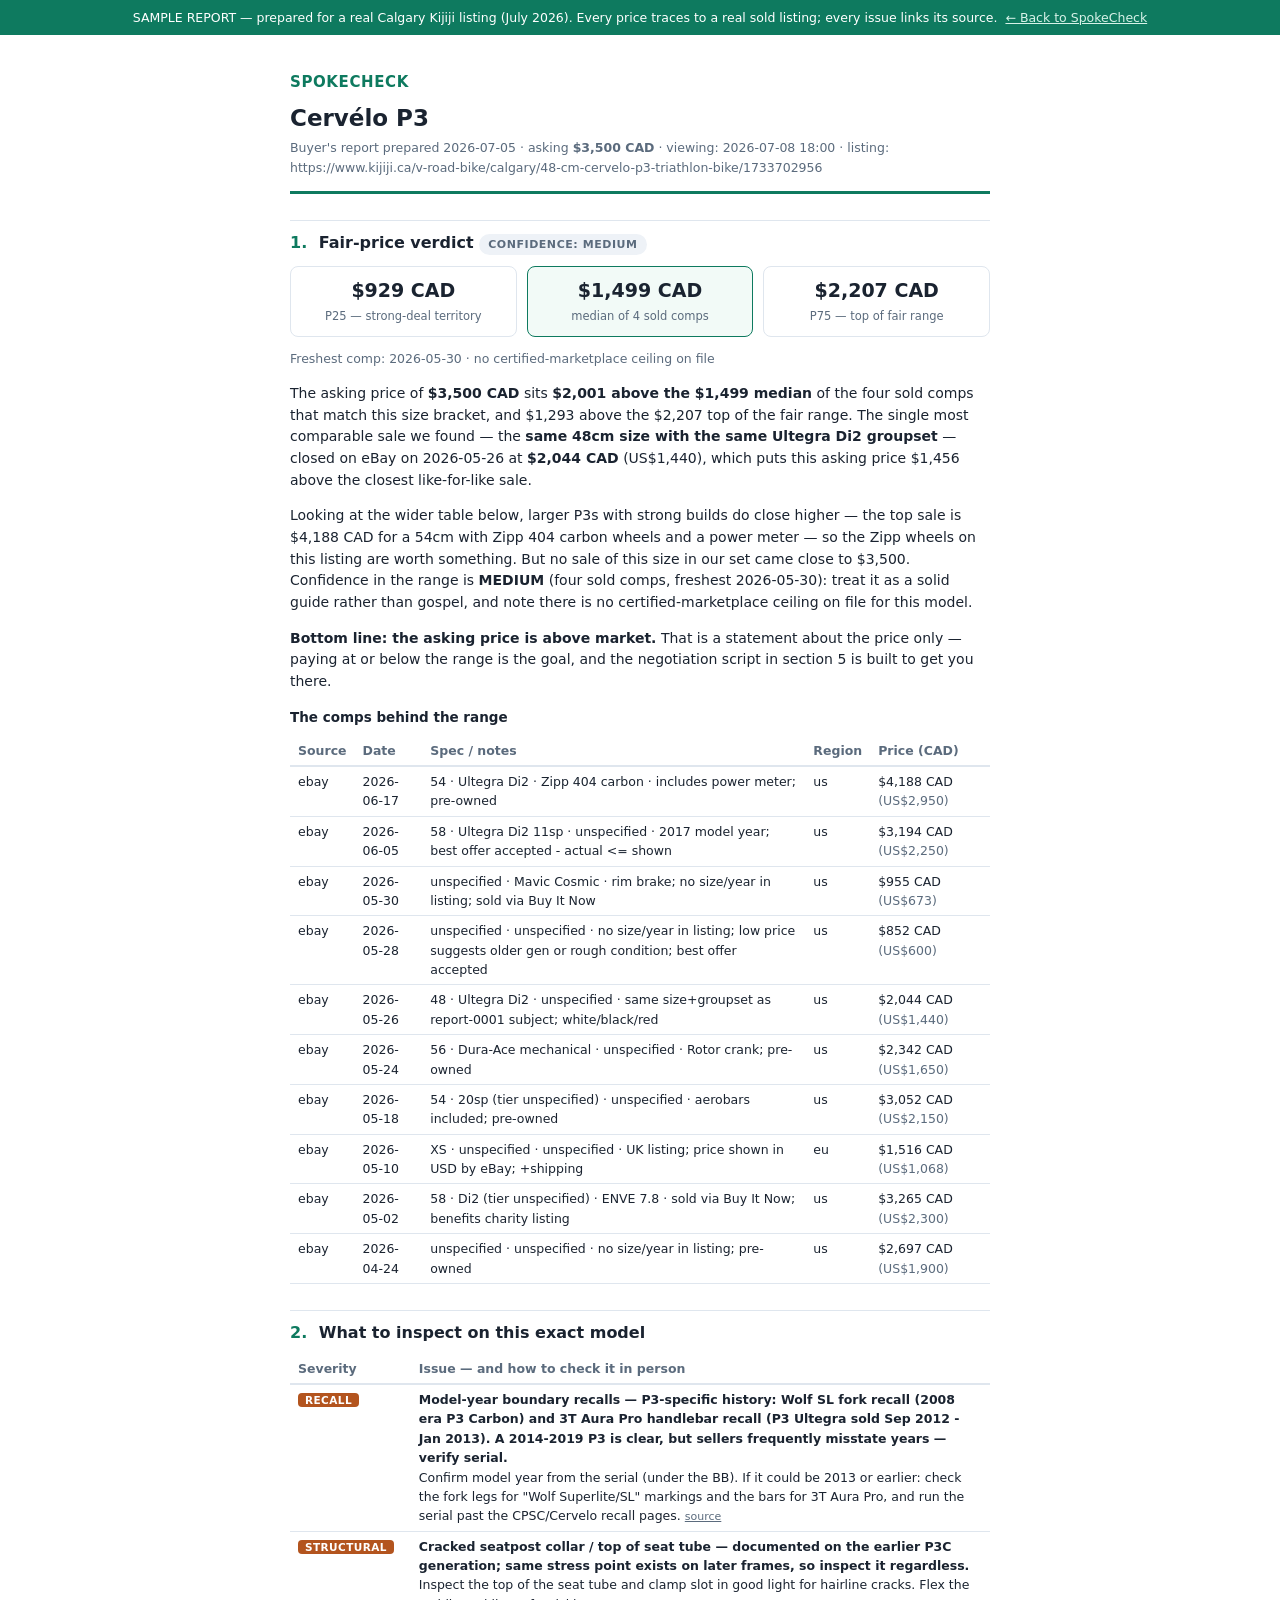
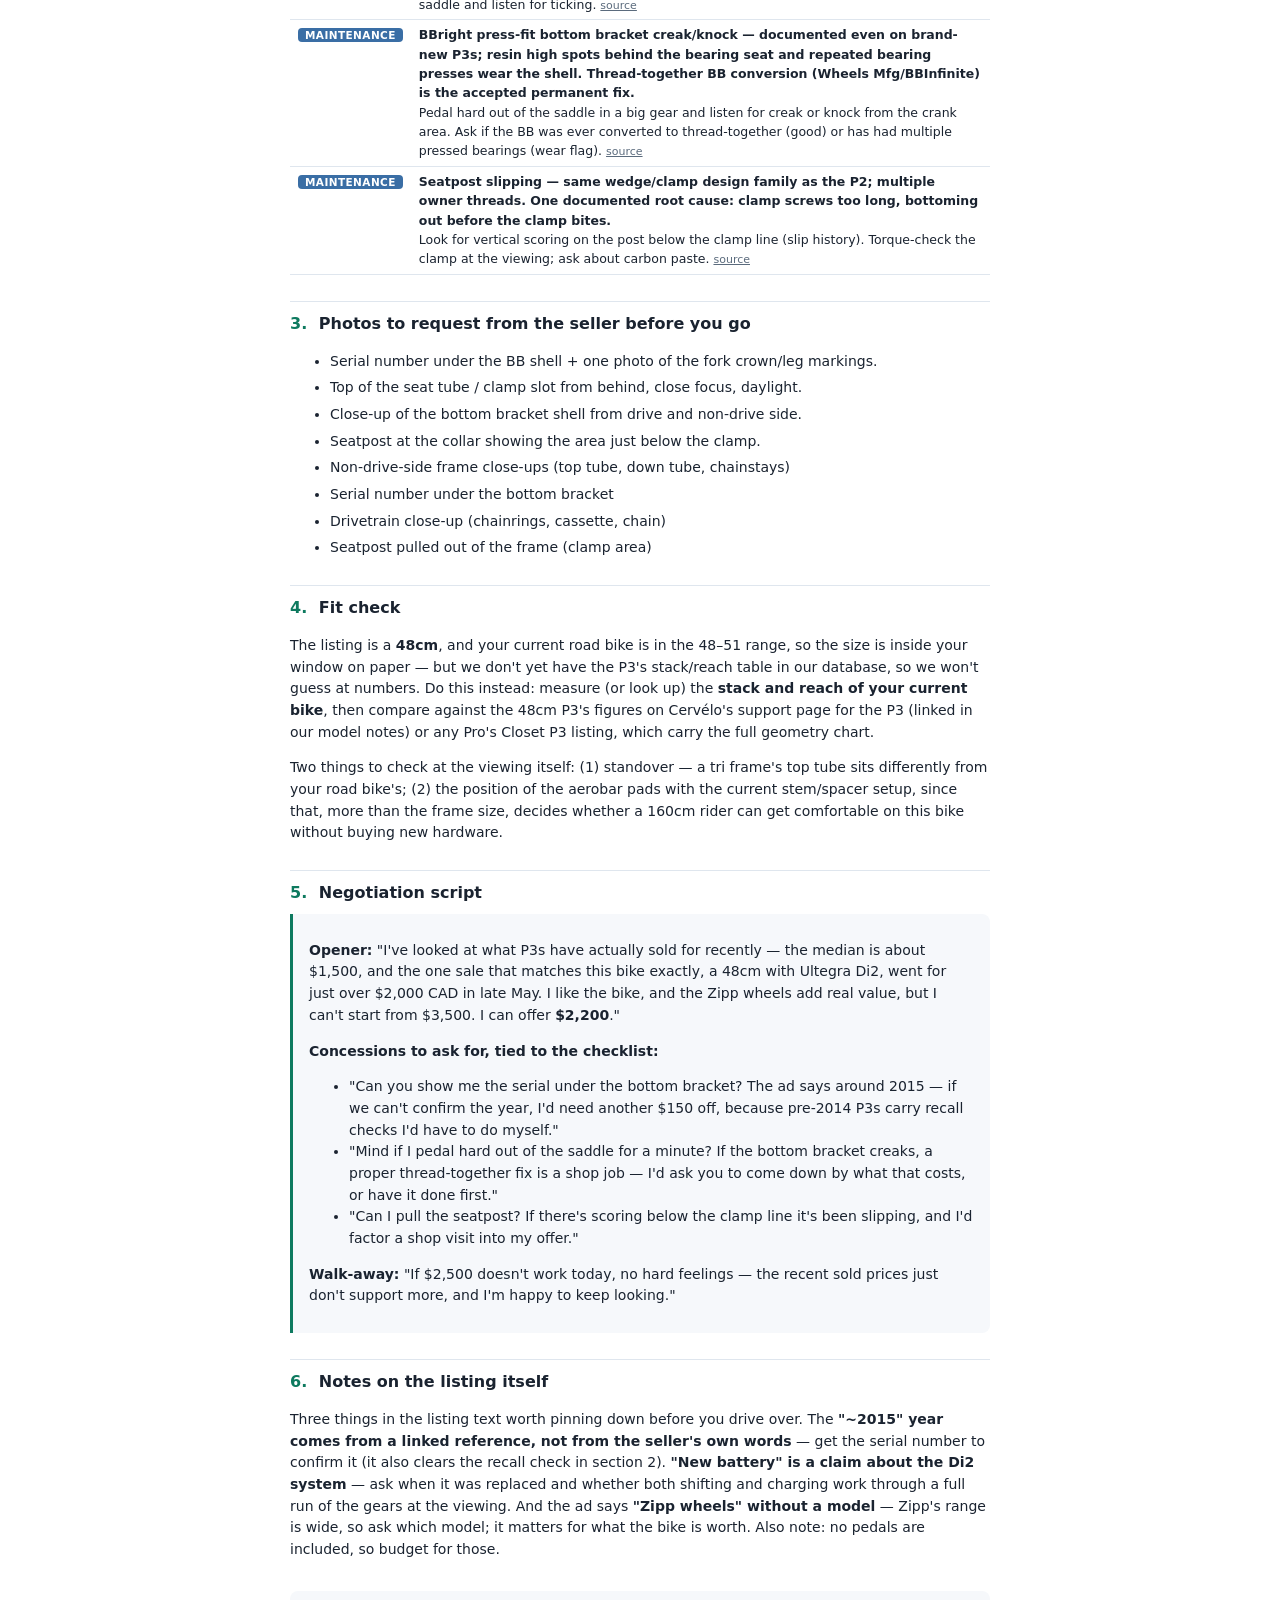
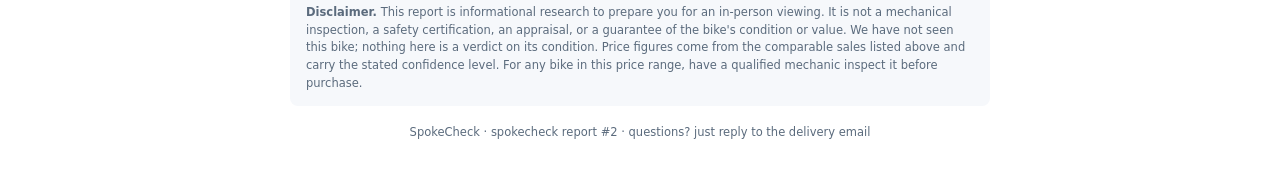
<file: sample-report.html>
<!DOCTYPE html>
<html lang="en">
<head>
<meta charset="UTF-8">
<title>SpokeCheck Report — Cervélo P3</title>
<style>
  :root { --ink:#1a2330; --mut:#5b6b7d; --line:#dfe6ee; --acc:#0e7a5f; --warn:#b3541e; }
  * { box-sizing: border-box; }
  body { font-family: 'Segoe UI', system-ui, sans-serif; color: var(--ink); margin: 0;
         background: #fff; font-size: 14px; line-height: 1.55; }
  .page { max-width: 780px; margin: 0 auto; padding: 36px 40px; }
  header { border-bottom: 3px solid var(--acc); padding-bottom: 14px; margin-bottom: 22px; }
  .brand { font-weight: 800; letter-spacing: .04em; color: var(--acc); font-size: 15px; }
  h1 { font-size: 23px; margin: 6px 0 2px; }
  .meta { color: var(--mut); font-size: 12.5px; }
  h2 { font-size: 16px; margin: 26px 0 8px; padding-top: 10px; border-top: 1px solid var(--line); }
  h2 .n { color: var(--acc); margin-right: 6px; }
  table { border-collapse: collapse; width: 100%; font-size: 12.5px; margin: 8px 0; }
  th { text-align: left; color: var(--mut); font-weight: 600; border-bottom: 2px solid var(--line);
       padding: 5px 8px; }
  td { border-bottom: 1px solid var(--line); padding: 5px 8px; vertical-align: top; }
  .range { display: flex; gap: 10px; margin: 10px 0 4px; }
  .range div { flex: 1; border: 1px solid var(--line); border-radius: 8px; padding: 9px 12px;
               text-align: center; }
  .range .mid { border-color: var(--acc); background: #f2faf7; }
  .range b { display: block; font-size: 19px; }
  .range span { color: var(--mut); font-size: 11.5px; }
  .conf { display: inline-block; font-size: 11px; font-weight: 700; letter-spacing: .05em;
          padding: 2px 9px; border-radius: 20px; background: #eef2f7; color: var(--mut); }
  .sev { font-size: 10.5px; font-weight: 700; letter-spacing: .04em; padding: 1px 7px;
         border-radius: 4px; color: #fff; background: var(--mut); white-space: nowrap; }
  .sev.recall, .sev.structural { background: var(--warn); }
  .sev.maintenance { background: #3a6ea5; }
  ul.photos li { margin-bottom: 5px; }
  .script { background: #f6f8fb; border-left: 3px solid var(--acc); padding: 12px 16px;
            border-radius: 0 8px 8px 0; }
  .disclaimer { margin-top: 30px; padding: 13px 16px; background: #f6f8fb; border-radius: 8px;
                color: var(--mut); font-size: 11.5px; }
  footer { margin-top: 18px; color: var(--mut); font-size: 11.5px; text-align: center; }
  @media print { .page { padding: 10mm 12mm; } }
</style>
</head>
<body>
<div style="background:#0e7a5f;color:#fff;text-align:center;padding:8px 14px;font-size:12.5px;
font-family:'Segoe UI',system-ui,sans-serif;">SAMPLE REPORT — prepared for a real Calgary Kijiji listing
(July 2026). Every price traces to a real sold listing; every issue links its source.
&nbsp;<a href="index.html" style="color:#d7f2e8;">&larr; Back to SpokeCheck</a></div>
<div class="page">

<header>
  <div class="brand">SPOKECHECK</div>
  <h1>Cervélo P3</h1>
  <div class="meta">Buyer's report prepared 2026-07-05 · asking <strong>$3,500 CAD</strong>
    · viewing: 2026-07-08 18:00 · listing: https://www.kijiji.ca/v-road-bike/calgary/48-cm-cervelo-p3-triathlon-bike/1733702956</div>
</header>

<h2><span class="n">1.</span> Fair-price verdict
  <span class="conf">CONFIDENCE: MEDIUM</span></h2>
<div class="range">
  <div><b>$929 CAD</b><span>P25 — strong-deal territory</span></div>
  <div class="mid"><b>$1,499 CAD</b><span>median of 4 sold comps</span></div>
  <div><b>$2,207 CAD</b><span>P75 — top of fair range</span></div>
</div>
<p class="meta">Freshest comp: 2026-05-30 · no certified-marketplace ceiling on file</p>
<p>The asking price of <strong>$3,500 CAD</strong> sits <strong>$2,001 above the $1,499 median</strong> of the four
sold comps that match this size bracket, and $1,293 above the $2,207 top of the fair range. The single most
comparable sale we found — the <strong>same 48cm size with the same Ultegra Di2 groupset</strong> — closed on
eBay on 2026-05-26 at <strong>$2,044 CAD</strong> (US$1,440), which puts this asking price $1,456 above the
closest like-for-like sale.</p>
<p>Looking at the wider table below, larger P3s with strong builds do close higher — the top sale is $4,188 CAD
for a 54cm with Zipp 404 carbon wheels and a power meter — so the Zipp wheels on this listing are worth
something. But no sale of this size in our set came close to $3,500. Confidence in the range is
<strong>MEDIUM</strong> (four sold comps, freshest 2026-05-30): treat it as a solid guide rather than gospel,
and note there is no certified-marketplace ceiling on file for this model.</p>
<p><strong>Bottom line: the asking price is above market.</strong> That is a statement about the price only —
paying at or below the range is the goal, and the negotiation script in section 5 is built to get you there.</p>
<h3 style="font-size:13.5px;margin:14px 0 2px;">The comps behind the range</h3>
<table>
  <tr><th>Source</th><th>Date</th><th>Spec / notes</th><th>Region</th><th>Price (CAD)</th></tr>
  <tr><td>ebay</td><td>2026-06-17</td><td>54 · Ultegra Di2 · Zipp 404 carbon · includes power meter; pre-owned</td><td>us</td><td>$4,188 CAD <span style="color:#5b6b7d">(US$2,950)</span></td></tr>
  <tr><td>ebay</td><td>2026-06-05</td><td>58 · Ultegra Di2 11sp · unspecified · 2017 model year; best offer accepted - actual &lt;= shown</td><td>us</td><td>$3,194 CAD <span style="color:#5b6b7d">(US$2,250)</span></td></tr>
  <tr><td>ebay</td><td>2026-05-30</td><td>unspecified · Mavic Cosmic · rim brake; no size/year in listing; sold via Buy It Now</td><td>us</td><td>$955 CAD <span style="color:#5b6b7d">(US$673)</span></td></tr>
  <tr><td>ebay</td><td>2026-05-28</td><td>unspecified · unspecified · no size/year in listing; low price suggests older gen or rough condition; best offer accepted</td><td>us</td><td>$852 CAD <span style="color:#5b6b7d">(US$600)</span></td></tr>
  <tr><td>ebay</td><td>2026-05-26</td><td>48 · Ultegra Di2 · unspecified · same size+groupset as report-0001 subject; white/black/red</td><td>us</td><td>$2,044 CAD <span style="color:#5b6b7d">(US$1,440)</span></td></tr>
  <tr><td>ebay</td><td>2026-05-24</td><td>56 · Dura-Ace mechanical · unspecified · Rotor crank; pre-owned</td><td>us</td><td>$2,342 CAD <span style="color:#5b6b7d">(US$1,650)</span></td></tr>
  <tr><td>ebay</td><td>2026-05-18</td><td>54 · 20sp (tier unspecified) · unspecified · aerobars included; pre-owned</td><td>us</td><td>$3,052 CAD <span style="color:#5b6b7d">(US$2,150)</span></td></tr>
  <tr><td>ebay</td><td>2026-05-10</td><td>XS · unspecified · unspecified · UK listing; price shown in USD by eBay; +shipping</td><td>eu</td><td>$1,516 CAD <span style="color:#5b6b7d">(US$1,068)</span></td></tr>
  <tr><td>ebay</td><td>2026-05-02</td><td>58 · Di2 (tier unspecified) · ENVE 7.8 · sold via Buy It Now; benefits charity listing</td><td>us</td><td>$3,265 CAD <span style="color:#5b6b7d">(US$2,300)</span></td></tr>
  <tr><td>ebay</td><td>2026-04-24</td><td>unspecified · unspecified · no size/year in listing; pre-owned</td><td>us</td><td>$2,697 CAD <span style="color:#5b6b7d">(US$1,900)</span></td></tr>
</table>

<h2><span class="n">2.</span> What to inspect on this exact model</h2>
<table><tr><th>Severity</th><th>Issue — and how to check it in person</th></tr><tr><td><span class="sev recall">RECALL</span></td><td><strong>Model-year boundary recalls — P3-specific history: Wolf SL fork recall (2008 era P3 Carbon) and 3T Aura Pro handlebar recall (P3 Ultegra sold Sep 2012 - Jan 2013). A 2014-2019 P3 is clear, but sellers frequently misstate years — verify serial.</strong><br>Confirm model year from the serial (under the BB). If it could be 2013 or earlier: check the fork legs for &quot;Wolf Superlite/SL&quot; markings and the bars for 3T Aura Pro, and run the serial past the CPSC/Cervelo recall pages. <a href="https://www.cpsc.gov/Recalls/2013/3T-Design-Recalls-Cervelo-Bicycles-with-Aura-Pro-Handlebars" style="color:#5b6b7d;font-size:11px;">source</a></td></tr>
<tr><td><span class="sev structural">STRUCTURAL</span></td><td><strong>Cracked seatpost collar / top of seat tube — documented on the earlier P3C generation; same stress point exists on later frames, so inspect it regardless.</strong><br>Inspect the top of the seat tube and clamp slot in good light for hairline cracks. Flex the saddle and listen for ticking. <a href="https://forum.slowtwitch.com/forum/Slowtwitch_Forums_C1/Triathlon_Forum_F1/Cracked_seatpost_collar_on_cervelo_carbon_bikes_(p2c_&amp;_p3c)..whos_seen_one_P1632138/" style="color:#5b6b7d;font-size:11px;">source</a></td></tr>
<tr><td><span class="sev maintenance">MAINTENANCE</span></td><td><strong>BBright press-fit bottom bracket creak/knock — documented even on brand-new P3s; resin high spots behind the bearing seat and repeated bearing presses wear the shell. Thread-together BB conversion (Wheels Mfg/BBInfinite) is the accepted permanent fix.</strong><br>Pedal hard out of the saddle in a big gear and listen for creak or knock from the crank area. Ask if the BB was ever converted to thread-together (good) or has had multiple pressed bearings (wear flag). <a href="https://forum.slowtwitch.com/forum/Slowtwitch_Forums_C1/Triathlon_Forum_F1/HELP:_Brand_New_Cervelo_P3_-_Loud_Knocking_From_Bottom_Bracket_%5BVIDEO%5D_P5036676/" style="color:#5b6b7d;font-size:11px;">source</a></td></tr>
<tr><td><span class="sev maintenance">MAINTENANCE</span></td><td><strong>Seatpost slipping — same wedge/clamp design family as the P2; multiple owner threads. One documented root cause: clamp screws too long, bottoming out before the clamp bites.</strong><br>Look for vertical scoring on the post below the clamp line (slip history). Torque-check the clamp at the viewing; ask about carbon paste. <a href="https://forum.slowtwitch.com/forum/Slowtwitch_Forums_C1/Triathlon_Forum_F1/Cervelo_seat_post_slipping_on_my_P_3__P4105637/" style="color:#5b6b7d;font-size:11px;">source</a></td></tr></table>

<h2><span class="n">3.</span> Photos to request from the seller before you go</h2>
<ul class="photos">
  <li>Serial number under the BB shell + one photo of the fork crown/leg markings.</li>
  <li>Top of the seat tube / clamp slot from behind, close focus, daylight.</li>
  <li>Close-up of the bottom bracket shell from drive and non-drive side.</li>
  <li>Seatpost at the collar showing the area just below the clamp.</li>
  <li>Non-drive-side frame close-ups (top tube, down tube, chainstays)</li>
  <li>Serial number under the bottom bracket</li>
  <li>Drivetrain close-up (chainrings, cassette, chain)</li>
  <li>Seatpost pulled out of the frame (clamp area)</li>
</ul>

<h2><span class="n">4.</span> Fit check</h2>
<p>The listing is a <strong>48cm</strong>, and your current road bike is in the 48–51 range, so the size is
inside your window on paper — but we don't yet have the P3's stack/reach table in our database, so we won't
guess at numbers. Do this instead: measure (or look up) the <strong>stack and reach of your current bike</strong>,
then compare against the 48cm P3's figures on Cervélo's support page for the P3 (linked in our model notes) or
any Pro's Closet P3 listing, which carry the full geometry chart.</p>
<p>Two things to check at the viewing itself: (1) standover — a tri frame's top tube sits differently from your
road bike's; (2) the position of the aerobar pads with the current stem/spacer setup, since that, more than the
frame size, decides whether a 160cm rider can get comfortable on this bike without buying new hardware.</p>

<h2><span class="n">5.</span> Negotiation script</h2>
<div class="script"><p><strong>Opener:</strong> "I've looked at what P3s have actually sold for recently —
the median is about $1,500, and the one sale that matches this bike exactly, a 48cm with Ultegra Di2, went for
just over $2,000 CAD in late May. I like the bike, and the Zipp wheels add real value, but I can't start from
$3,500. I can offer <strong>$2,200</strong>."</p>
<p><strong>Concessions to ask for, tied to the checklist:</strong></p>
<ul>
<li>"Can you show me the serial under the bottom bracket? The ad says around 2015 — if we can't confirm the
year, I'd need another $150 off, because pre-2014 P3s carry recall checks I'd have to do myself."</li>
<li>"Mind if I pedal hard out of the saddle for a minute? If the bottom bracket creaks, a proper thread-together
fix is a shop job — I'd ask you to come down by what that costs, or have it done first."</li>
<li>"Can I pull the seatpost? If there's scoring below the clamp line it's been slipping, and I'd factor a
shop visit into my offer."</li>
</ul>
<p><strong>Walk-away:</strong> "If $2,500 doesn't work today, no hard feelings — the recent sold prices just
don't support more, and I'm happy to keep looking."</p></div>

<h2><span class="n">6.</span> Notes on the listing itself</h2>
<p>Three things in the listing text worth pinning down before you drive over. The <strong>"~2015" year comes
from a linked reference, not from the seller's own words</strong> — get the serial number to confirm it (it also
clears the recall check in section 2). <strong>"New battery" is a claim about the Di2 system</strong> — ask when
it was replaced and whether both shifting and charging work through a full run of the gears at the viewing.
And the ad says <strong>"Zipp wheels" without a model</strong> — Zipp's range is wide, so ask which model; it
matters for what the bike is worth. Also note: no pedals are included, so budget for those.</p>

<div class="disclaimer"><strong>Disclaimer.</strong> This report is informational research to
prepare you for an in-person viewing. It is not a mechanical inspection, a safety certification,
an appraisal, or a guarantee of the bike's condition or value. We have not seen this bike;
nothing here is a verdict on its condition. Price figures come from the comparable sales listed
above and carry the stated confidence level. For any bike in this price range, have a qualified
mechanic inspect it before purchase.</div>

<footer>SpokeCheck · spokecheck report #2 · questions? just reply to the delivery email</footer>
</div>
</body>
</html>
</file>
<file: styles.css>
:root {
  --ink: #1a1d21;
  --ink-soft: #4a5158;
  --paper: #fbfaf8;
  --card: #ffffff;
  --line: #e4e1db;
  --accent: #b8471f;
  --accent-soft: #f4e3da;
  --good: #2f6b3f;
  --warn: #b8871f;
  --bad: #b8471f;
  --radius: 10px;
  font-size: 16px;
}

* { box-sizing: border-box; }

body {
  margin: 0;
  background: var(--paper);
  color: var(--ink);
  font-family: -apple-system, "Segoe UI", Roboto, Helvetica, Arial, sans-serif;
  line-height: 1.5;
}

.wrap {
  max-width: 780px;
  margin: 0 auto;
  padding: 0 20px;
}

header.hero {
  padding: 64px 0 40px;
  text-align: center;
  border-bottom: 1px solid var(--line);
}

.tag {
  display: inline-block;
  font-size: 13px;
  font-weight: 600;
  letter-spacing: 0.04em;
  text-transform: uppercase;
  color: var(--accent);
  background: var(--accent-soft);
  padding: 4px 10px;
  border-radius: 999px;
  margin-bottom: 18px;
}

h1 {
  font-size: 2.1rem;
  line-height: 1.2;
  margin: 0 0 14px;
}

.sub {
  font-size: 1.1rem;
  color: var(--ink-soft);
  max-width: 560px;
  margin: 0 auto 28px;
}

.cta-row {
  display: flex;
  gap: 12px;
  justify-content: center;
  flex-wrap: wrap;
}

.btn {
  display: inline-block;
  padding: 12px 22px;
  border-radius: var(--radius);
  font-weight: 600;
  text-decoration: none;
  font-size: 0.98rem;
  border: 1px solid transparent;
  cursor: pointer;
}

.btn-primary {
  background: var(--accent);
  color: #fff;
}

.btn-secondary {
  background: transparent;
  color: var(--ink);
  border-color: var(--line);
}

section {
  padding: 44px 0;
  border-bottom: 1px solid var(--line);
}

h2 {
  font-size: 1.4rem;
  margin: 0 0 8px;
}

.section-note {
  color: var(--ink-soft);
  margin: 0 0 24px;
  max-width: 560px;
}

.steps {
  display: grid;
  grid-template-columns: repeat(3, 1fr);
  gap: 20px;
}

@media (max-width: 640px) {
  .steps, .pricing-grid { grid-template-columns: 1fr; }
}

.step {
  background: var(--card);
  border: 1px solid var(--line);
  border-radius: var(--radius);
  padding: 18px;
}

.step .num {
  font-weight: 700;
  color: var(--accent);
  font-size: 0.85rem;
  letter-spacing: 0.04em;
}

.sample-card {
  background: var(--card);
  border: 1px solid var(--line);
  border-radius: var(--radius);
  padding: 22px;
}

.sample-card p { margin: 8px 0; }

.pricing-grid {
  display: grid;
  grid-template-columns: repeat(3, 1fr);
  gap: 16px;
}

.price-card {
  background: var(--card);
  border: 1px solid var(--line);
  border-radius: var(--radius);
  padding: 20px;
  text-align: center;
}

.price-card.featured {
  border-color: var(--accent);
  box-shadow: 0 0 0 1px var(--accent);
}

.price-card .amount {
  font-size: 1.7rem;
  font-weight: 700;
  margin: 6px 0 4px;
}

.price-card .unit {
  font-size: 0.85rem;
  color: var(--ink-soft);
}

.price-card ul {
  text-align: left;
  padding-left: 18px;
  font-size: 0.92rem;
  color: var(--ink-soft);
}

form.intake {
  background: var(--card);
  border: 1px solid var(--line);
  border-radius: var(--radius);
  padding: 22px;
  display: grid;
  gap: 14px;
}

label {
  display: block;
  font-weight: 600;
  font-size: 0.9rem;
  margin-bottom: 4px;
}

input[type="text"], input[type="url"], input[type="number"], textarea {
  width: 100%;
  padding: 9px 11px;
  border: 1px solid var(--line);
  border-radius: 6px;
  font-family: inherit;
  font-size: 0.95rem;
  background: #fff;
}

textarea { min-height: 90px; resize: vertical; }

.hint {
  font-size: 0.82rem;
  color: var(--ink-soft);
  margin-top: 2px;
}

.faq-item {
  margin-bottom: 18px;
}

.faq-item h3 {
  font-size: 1rem;
  margin: 0 0 4px;
}

.faq-item p {
  margin: 0;
  color: var(--ink-soft);
}

footer {
  padding: 30px 0 60px;
  text-align: center;
  color: var(--ink-soft);
  font-size: 0.85rem;
}

.disclaimer {
  background: #f4f1ea;
  border: 1px solid var(--line);
  border-radius: var(--radius);
  padding: 14px 18px;
  font-size: 0.85rem;
  color: var(--ink-soft);
  margin-top: 30px;
}

.badge {
  display: inline-block;
  font-size: 0.72rem;
  font-weight: 700;
  letter-spacing: 0.03em;
  text-transform: uppercase;
  padding: 2px 8px;
  border-radius: 999px;
}

.badge-good { background: #e7f0e8; color: var(--good); }
.badge-warn { background: #f7edd9; color: var(--warn); }
.badge-bad { background: var(--accent-soft); color: var(--bad); }

table.comps {
  width: 100%;
  border-collapse: collapse;
  font-size: 0.9rem;
}

table.comps th, table.comps td {
  text-align: left;
  padding: 8px 10px;
  border-bottom: 1px solid var(--line);
}

.verdict-banner {
  background: var(--accent-soft);
  border: 1px solid var(--accent);
  border-radius: var(--radius);
  padding: 18px 20px;
  margin-bottom: 24px;
}

.verdict-banner .range {
  font-size: 1.5rem;
  font-weight: 700;
  color: var(--accent);
}

.flag {
  border: 1px solid var(--line);
  border-radius: 8px;
  padding: 12px 14px;
  margin-bottom: 10px;
}

.flag .claim { font-weight: 600; }
.flag .evidence { color: var(--ink-soft); font-size: 0.88rem; margin-top: 4px; }

.copy-block {
  background: #f4f1ea;
  border: 1px solid var(--line);
  border-radius: 8px;
  padding: 14px 16px;
  font-size: 0.92rem;
  white-space: pre-wrap;
}

.back-link {
  display: inline-block;
  margin-bottom: 20px;
  font-size: 0.9rem;
  color: var(--ink-soft);
  text-decoration: none;
}

.sample-flag {
  position: sticky;
  top: 0;
  background: var(--ink);
  color: #fff;
  text-align: center;
  padding: 8px;
  font-size: 0.85rem;
  z-index: 10;
}
</file>
